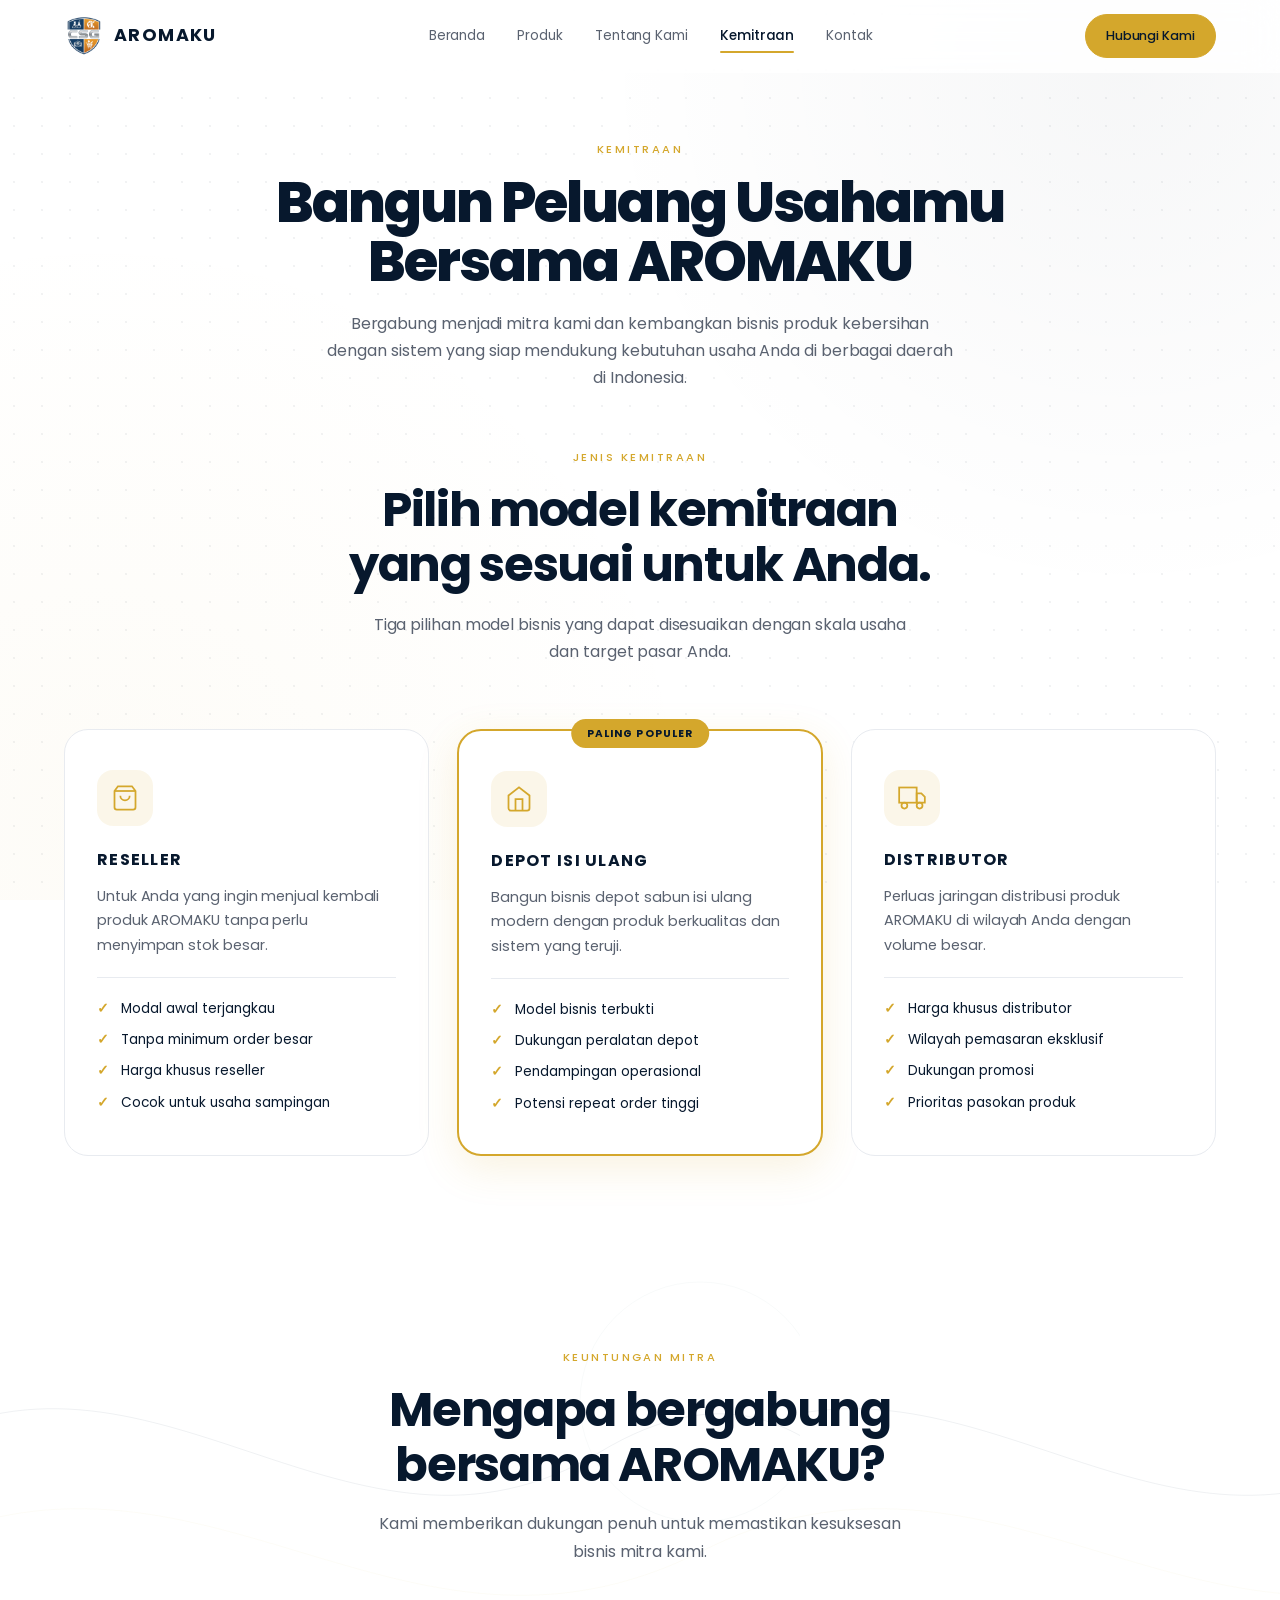
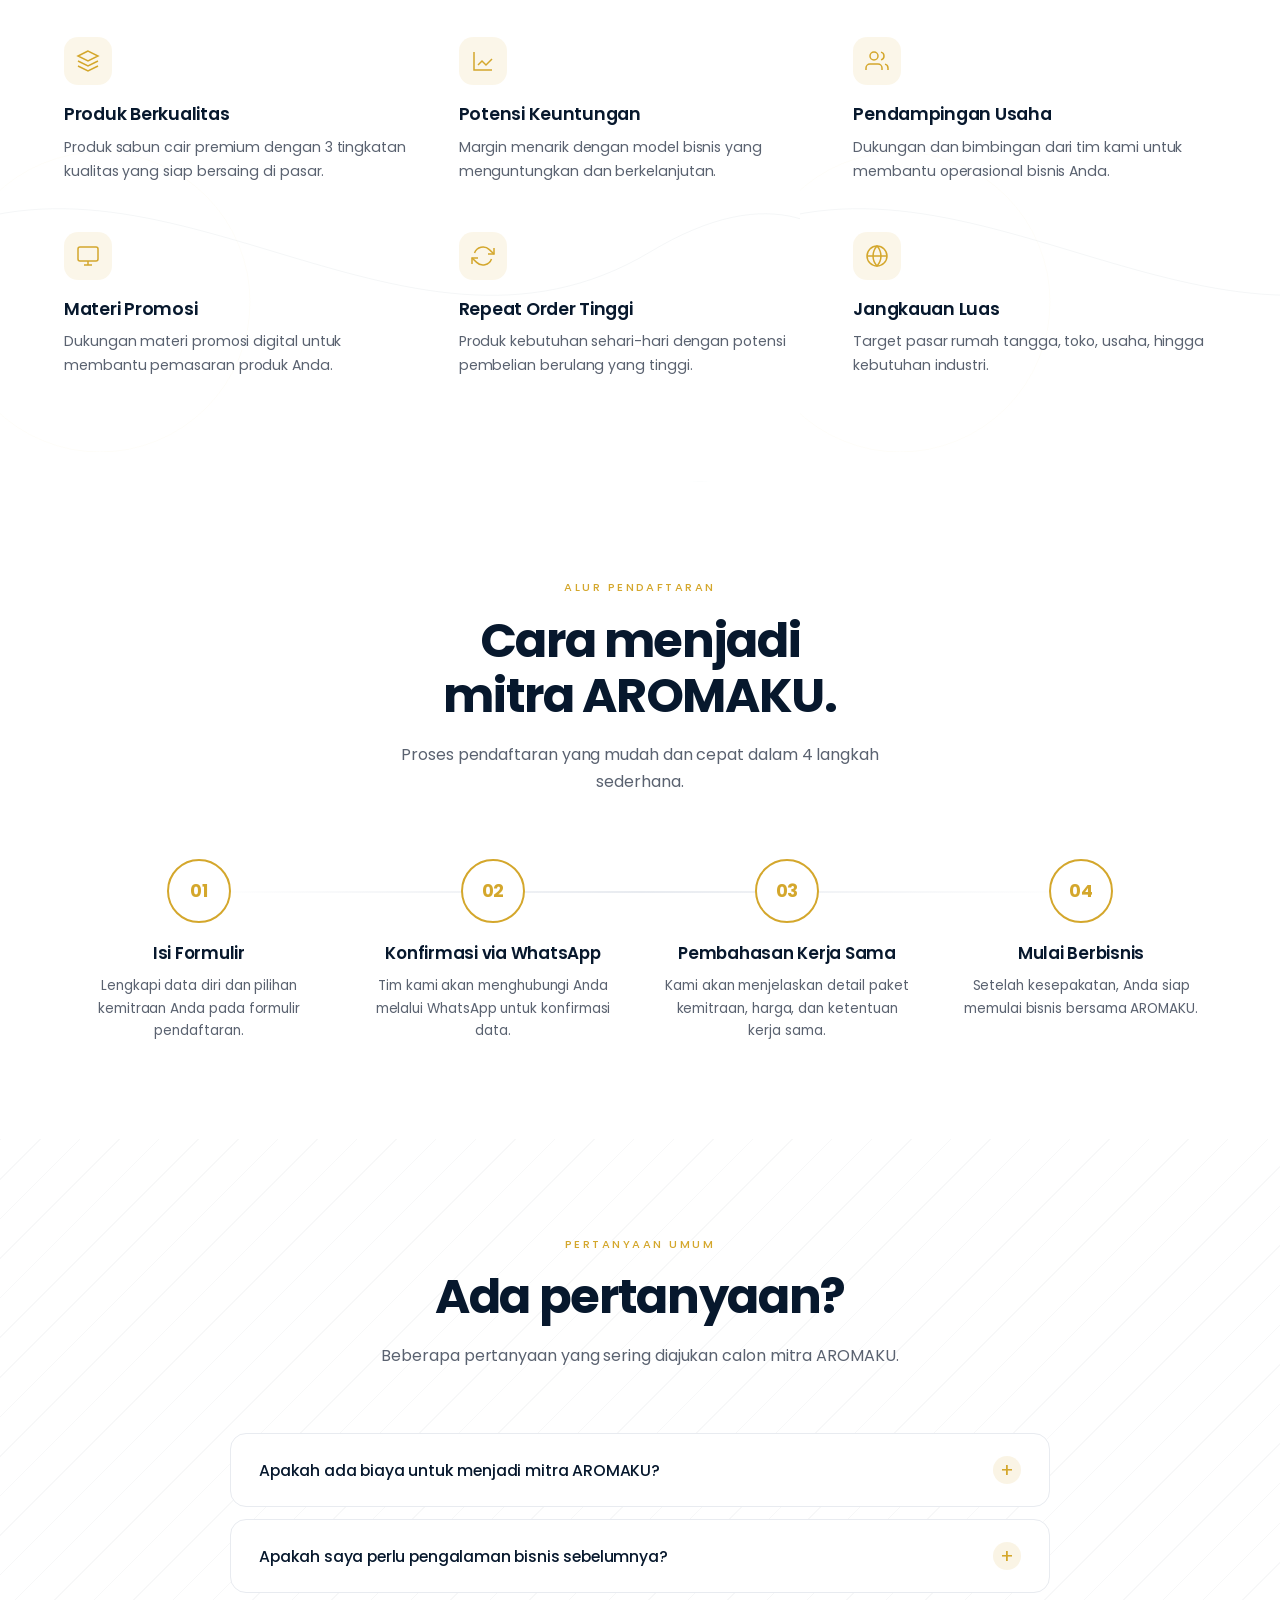
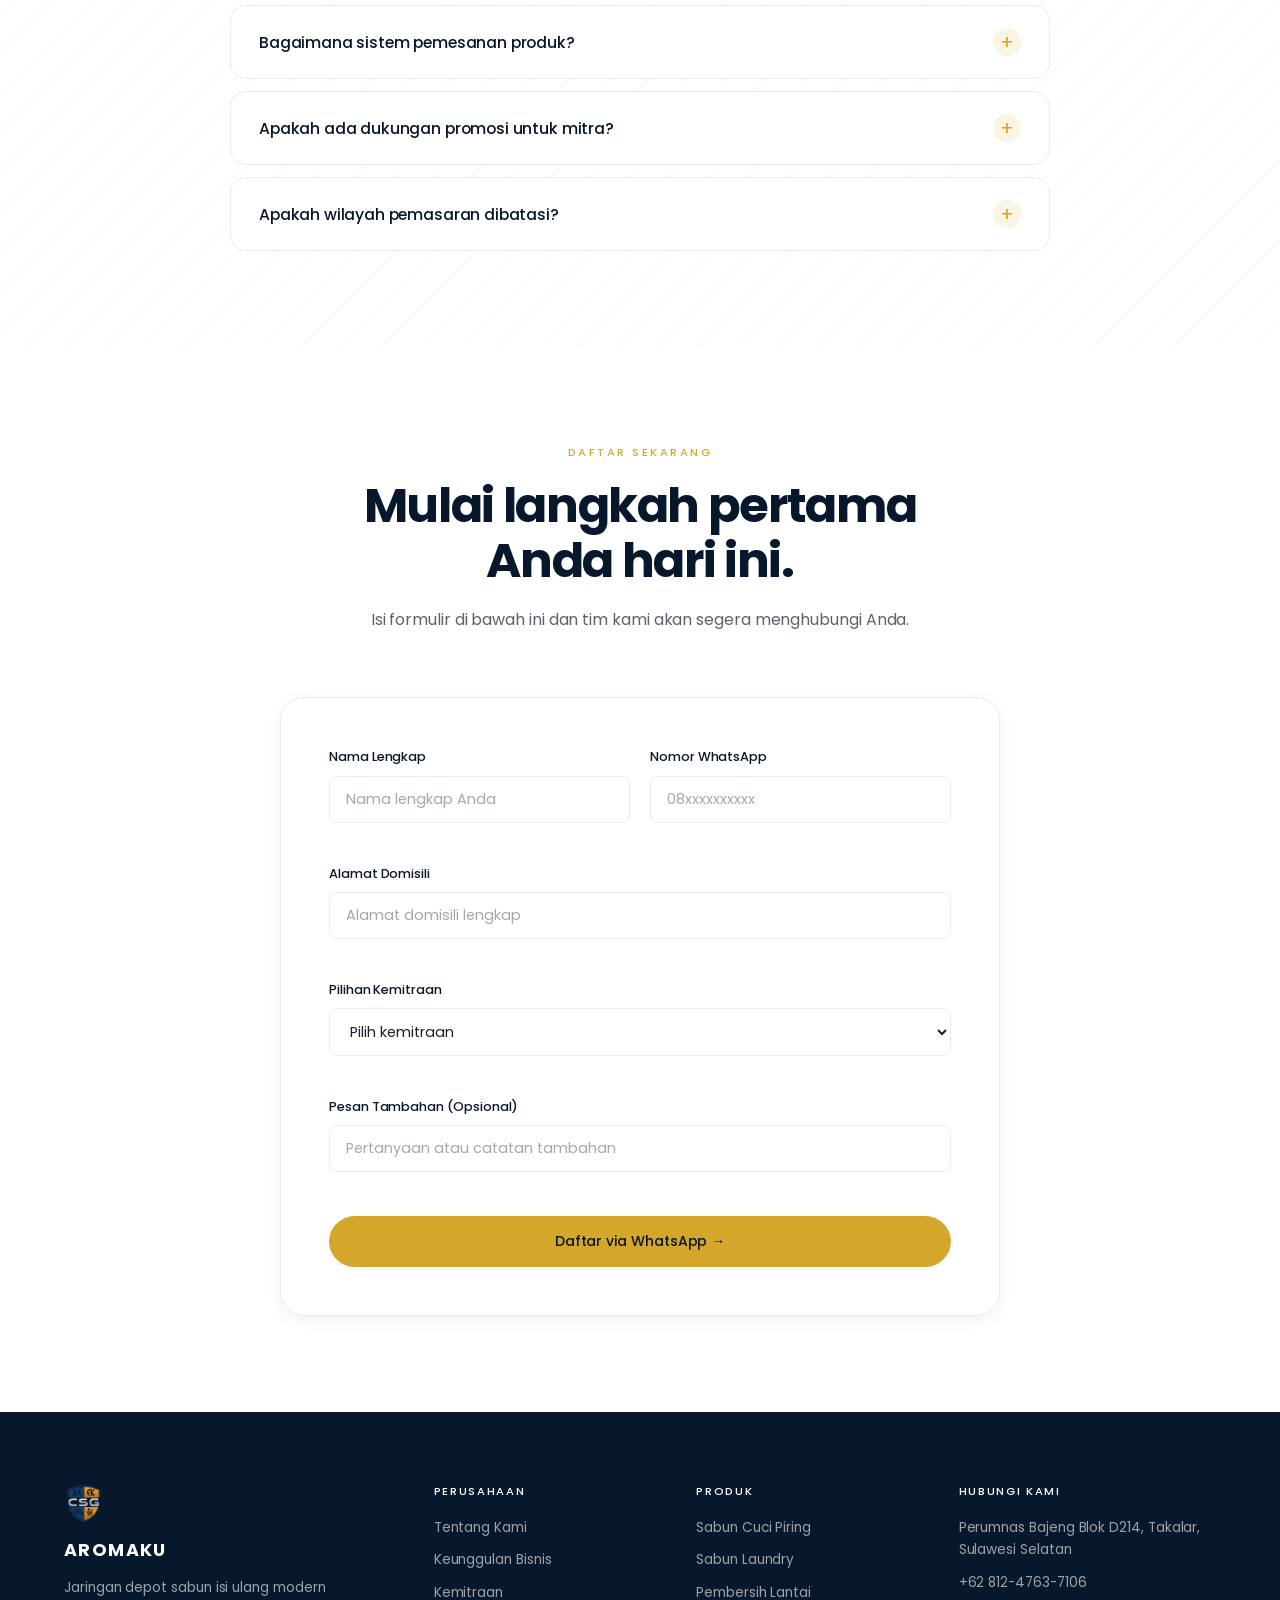
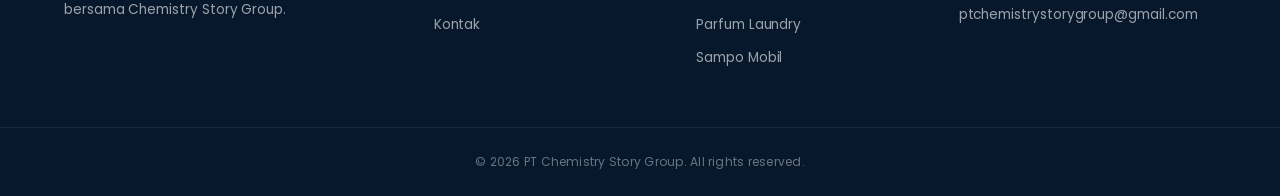
<file: kemitraan.html>
<!DOCTYPE html>
<html lang="id">
<head>
  <meta charset="UTF-8">
  <meta name="viewport" content="width=device-width, initial-scale=1.0">
  <title>Kemitraan — AROMAKU | PT Chemistry Story Group</title>
  <meta name="description" content="Bergabung menjadi mitra AROMAKU: Reseller, Depot Isi Ulang, atau Distributor. Dapatkan peluang usaha produk kebersihan dengan sistem yang siap mendukung bisnis Anda.">
  
  <link rel="icon" type="image/x-icon" href="assets/images/favicon.ico">
  <link rel="apple-touch-icon" href="assets/images/apple-touch-icon.png">

  <link rel="preconnect" href="https://fonts.googleapis.com">
  <link rel="preconnect" href="https://fonts.gstatic.com" crossorigin>
  <link href="https://fonts.googleapis.com/css2?family=Poppins:wght@300;400;500;600;700;800&display=swap" rel="stylesheet">
  
  <link rel="stylesheet" href="css/main.css">
  <link rel="stylesheet" href="css/kemitraan.css">
</head>
<body>

  <!-- ===== NAVBAR ===== -->
  <header class="navbar" id="navbar">
    <div class="container navbar__inner">
      <a href="index.html" class="navbar__brand">
        <img src="assets/images/logo.png" alt="Logo CSG" class="navbar__logo-img" style="height: 40px; width: auto;">
        <span class="navbar__name">AROMAKU</span>
      </a>

      <nav class="navbar__nav" id="navMenu">
        <a href="index.html" class="navbar__link">Beranda</a>
        <a href="produk.html" class="navbar__link">Produk</a>
        <a href="tentang.html" class="navbar__link">Tentang Kami</a>
        <a href="kemitraan.html" class="navbar__link active">Kemitraan</a>
        <a href="kontak.html" class="navbar__link">Kontak</a>
      </nav>

      <div class="navbar__actions">
        <a href="kontak.html" class="btn btn--gold btn--sm">Hubungi Kami</a>
        <button class="navbar__toggle" id="navToggle" aria-label="Menu" aria-expanded="false">
          <span></span><span></span><span></span>
        </button>
      </div>
    </div>
  </header>

  <!-- ===== PAGE HEADER ===== -->
  <section class="page-header">
    <div class="container">
      <p class="eyebrow">KEMITRAAN</p>
      <h1 class="page-header__title">Bangun Peluang Usahamu<br>Bersama AROMAKU</h1>
      <p class="page-header__desc">
        Bergabung menjadi mitra kami dan kembangkan bisnis produk kebersihan dengan sistem 
        yang siap mendukung kebutuhan usaha Anda di berbagai daerah di Indonesia.
      </p>
    </div>
  </section>

  <!-- ===== JENIS KEMITRAAN ===== -->
  <section class="section partnership-types" id="jenis">
    <div class="container">
      <div class="section__header">
        <p class="eyebrow">JENIS KEMITRAAN</p>
        <h2 class="section__title">Pilih model kemitraan<br>yang sesuai untuk Anda.</h2>
        <p class="section__subtitle">
          Tiga pilihan model bisnis yang dapat disesuaikan dengan skala usaha dan target pasar Anda.
        </p>
      </div>

      <div class="ptypes-grid">
        <!-- Reseller -->
        <div class="ptype-card">
          <div class="ptype-card__icon">
            <svg viewBox="0 0 24 24" fill="none" stroke="currentColor" stroke-width="1.5">
              <path d="M6 2L3 6v14a2 2 0 002 2h14a2 2 0 002-2V6l-3-4z"/>
              <path d="M3 6h18"/>
              <path d="M16 10a4 4 0 01-8 0"/>
            </svg>
          </div>
          <h3 class="ptype-card__title">RESELLER</h3>
          <p class="ptype-card__desc">
            Untuk Anda yang ingin menjual kembali produk AROMAKU tanpa perlu menyimpan stok besar.
          </p>
          <ul class="ptype-card__list">
            <li>Modal awal terjangkau</li>
            <li>Tanpa minimum order besar</li>
            <li>Harga khusus reseller</li>
            <li>Cocok untuk usaha sampingan</li>
          </ul>
        </div>

        <!-- Depot Isi Ulang -->
        <div class="ptype-card ptype-card--featured">
          <span class="ptype-card__badge">PALING POPULER</span>
          <div class="ptype-card__icon">
            <svg viewBox="0 0 24 24" fill="none" stroke="currentColor" stroke-width="1.5">
              <path d="M3 9l9-7 9 7v11a2 2 0 01-2 2H5a2 2 0 01-2-2z"/>
              <path d="M9 22V12h6v10"/>
            </svg>
          </div>
          <h3 class="ptype-card__title">DEPOT ISI ULANG</h3>
          <p class="ptype-card__desc">
            Bangun bisnis depot sabun isi ulang modern dengan produk berkualitas dan sistem yang teruji.
          </p>
          <ul class="ptype-card__list">
            <li>Model bisnis terbukti</li>
            <li>Dukungan peralatan depot</li>
            <li>Pendampingan operasional</li>
            <li>Potensi repeat order tinggi</li>
          </ul>
        </div>

        <!-- Distributor -->
        <div class="ptype-card">
          <div class="ptype-card__icon">
            <svg viewBox="0 0 24 24" fill="none" stroke="currentColor" stroke-width="1.5">
              <rect x="1" y="3" width="15" height="13"/>
              <path d="M16 8h4l3 3v5h-7V8z"/>
              <circle cx="5.5" cy="18.5" r="2.5"/>
              <circle cx="18.5" cy="18.5" r="2.5"/>
            </svg>
          </div>
          <h3 class="ptype-card__title">DISTRIBUTOR</h3>
          <p class="ptype-card__desc">
            Perluas jaringan distribusi produk AROMAKU di wilayah Anda dengan volume besar.
          </p>
          <ul class="ptype-card__list">
            <li>Harga khusus distributor</li>
            <li>Wilayah pemasaran eksklusif</li>
            <li>Dukungan promosi</li>
            <li>Prioritas pasokan produk</li>
          </ul>
        </div>
      </div>
    </div>
  </section>

  <!-- ===== KEUNTUNGAN MENJADI MITRA ===== -->
  <section class="section section--light bg-pattern" id="keuntungan">
    <div class="container">
      <div class="section__header">
        <p class="eyebrow">KEUNTUNGAN MITRA</p>
        <h2 class="section__title">Mengapa bergabung<br>bersama AROMAKU?</h2>
        <p class="section__subtitle">
          Kami memberikan dukungan penuh untuk memastikan kesuksesan bisnis mitra kami.
        </p>
      </div>

      <div class="benefits-grid">
        <div class="benefit-item">
          <div class="benefit-icon">
            <svg viewBox="0 0 24 24" fill="none" stroke="currentColor" stroke-width="1.5">
              <path d="M12 2L2 7l10 5 10-5-10-5z"/>
              <path d="M2 17l10 5 10-5"/>
              <path d="M2 12l10 5 10-5"/>
            </svg>
          </div>
          <h3>Produk Berkualitas</h3>
          <p>Produk sabun cair premium dengan 3 tingkatan kualitas yang siap bersaing di pasar.</p>
        </div>

        <div class="benefit-item">
          <div class="benefit-icon">
            <svg viewBox="0 0 24 24" fill="none" stroke="currentColor" stroke-width="1.5">
              <path d="M3 3v18h18"/>
              <path d="M7 16l4-4 4 4 6-6"/>
            </svg>
          </div>
          <h3>Potensi Keuntungan</h3>
          <p>Margin menarik dengan model bisnis yang menguntungkan dan berkelanjutan.</p>
        </div>

        <div class="benefit-item">
          <div class="benefit-icon">
            <svg viewBox="0 0 24 24" fill="none" stroke="currentColor" stroke-width="1.5">
              <path d="M17 21v-2a4 4 0 00-4-4H5a4 4 0 00-4 4v2"/>
              <circle cx="9" cy="7" r="4"/>
              <path d="M23 21v-2a4 4 0 00-3-3.87M16 3.13a4 4 0 010 7.75"/>
            </svg>
          </div>
          <h3>Pendampingan Usaha</h3>
          <p>Dukungan dan bimbingan dari tim kami untuk membantu operasional bisnis Anda.</p>
        </div>

        <div class="benefit-item">
          <div class="benefit-icon">
            <svg viewBox="0 0 24 24" fill="none" stroke="currentColor" stroke-width="1.5">
              <rect x="2" y="3" width="20" height="14" rx="2"/>
              <path d="M8 21h8M12 17v4"/>
            </svg>
          </div>
          <h3>Materi Promosi</h3>
          <p>Dukungan materi promosi digital untuk membantu pemasaran produk Anda.</p>
        </div>

        <div class="benefit-item">
          <div class="benefit-icon">
            <svg viewBox="0 0 24 24" fill="none" stroke="currentColor" stroke-width="1.5">
              <path d="M23 4v6h-6M1 20v-6h6"/>
              <path d="M3.51 9a9 9 0 0114.85-3.36L23 10M1 14l4.64 4.36A9 9 0 0020.49 15"/>
            </svg>
          </div>
          <h3>Repeat Order Tinggi</h3>
          <p>Produk kebutuhan sehari-hari dengan potensi pembelian berulang yang tinggi.</p>
        </div>

        <div class="benefit-item">
          <div class="benefit-icon">
            <svg viewBox="0 0 24 24" fill="none" stroke="currentColor" stroke-width="1.5">
              <circle cx="12" cy="12" r="10"/>
              <path d="M2 12h20M12 2a15.3 15.3 0 014 10 15.3 15.3 0 01-4 10 15.3 15.3 0 01-4-10 15.3 15.3 0 014-10z"/>
            </svg>
          </div>
          <h3>Jangkauan Luas</h3>
          <p>Target pasar rumah tangga, toko, usaha, hingga kebutuhan industri.</p>
        </div>
      </div>
    </div>
  </section>

  <!-- ===== ALUR PENDAFTARAN ===== -->
  <section class="section" id="alur">
    <div class="container">
      <div class="section__header">
        <p class="eyebrow">ALUR PENDAFTARAN</p>
        <h2 class="section__title">Cara menjadi<br>mitra AROMAKU.</h2>
        <p class="section__subtitle">
          Proses pendaftaran yang mudah dan cepat dalam 4 langkah sederhana.
        </p>
      </div>

      <div class="steps-grid">
        <div class="step-item">
          <div class="step-number">01</div>
          <h3>Isi Formulir</h3>
          <p>Lengkapi data diri dan pilihan kemitraan Anda pada formulir pendaftaran.</p>
        </div>

        <div class="step-item">
          <div class="step-number">02</div>
          <h3>Konfirmasi via WhatsApp</h3>
          <p>Tim kami akan menghubungi Anda melalui WhatsApp untuk konfirmasi data.</p>
        </div>

        <div class="step-item">
          <div class="step-number">03</div>
          <h3>Pembahasan Kerja Sama</h3>
          <p>Kami akan menjelaskan detail paket kemitraan, harga, dan ketentuan kerja sama.</p>
        </div>

        <div class="step-item">
          <div class="step-number">04</div>
          <h3>Mulai Berbisnis</h3>
          <p>Setelah kesepakatan, Anda siap memulai bisnis bersama AROMAKU.</p>
        </div>
      </div>
    </div>
  </section>

  <!-- ===== FAQ ===== -->
  <section class="section section--light bg-lines" id="faq">
    <div class="container">
      <div class="section__header">
        <p class="eyebrow">PERTANYAAN UMUM</p>
        <h2 class="section__title">Ada pertanyaan?</h2>
        <p class="section__subtitle">
          Beberapa pertanyaan yang sering diajukan calon mitra AROMAKU.
        </p>
      </div>

      <div class="faq-list">
        <div class="faq-item">
          <button type="button" class="faq-question" aria-expanded="false">
            <span>Apakah ada biaya untuk menjadi mitra AROMAKU?</span>
            <span class="faq-icon" aria-hidden="true">+</span>
          </button>
          <div class="faq-answer">
            <p>Biaya kemitraan bervariasi tergantung jenis kemitraan yang dipilih. Untuk informasi lebih detail mengenai paket dan biaya, silakan hubungi tim kami melalui WhatsApp.</p>
          </div>
        </div>

        <div class="faq-item">
          <button type="button" class="faq-question" aria-expanded="false">
            <span>Apakah saya perlu pengalaman bisnis sebelumnya?</span>
            <span class="faq-icon" aria-hidden="true">+</span>
          </button>
          <div class="faq-answer">
            <p>Tidak perlu. Kami menyediakan pendampingan dan panduan untuk mitra baru, sehingga Anda dapat memulai bisnis meski tanpa pengalaman sebelumnya.</p>
          </div>
        </div>

        <div class="faq-item">
          <button type="button" class="faq-question" aria-expanded="false">
            <span>Bagaimana sistem pemesanan produk?</span>
            <span class="faq-icon" aria-hidden="true">+</span>
          </button>
          <div class="faq-answer">
            <p>Pemesanan produk dapat dilakukan melalui WhatsApp atau kontak langsung dengan tim kami. Kami akan memproses pesanan Anda dengan cepat.</p>
          </div>
        </div>

        <div class="faq-item">
          <button type="button" class="faq-question" aria-expanded="false">
            <span>Apakah ada dukungan promosi untuk mitra?</span>
            <span class="faq-icon" aria-hidden="true">+</span>
          </button>
          <div class="faq-answer">
            <p>Ya, kami menyediakan materi promosi digital seperti gambar produk, konten media sosial, dan panduan pemasaran untuk membantu mitra dalam memasarkan produk.</p>
          </div>
        </div>

        <div class="faq-item">
          <button type="button" class="faq-question" aria-expanded="false">
            <span>Apakah wilayah pemasaran dibatasi?</span>
            <span class="faq-icon" aria-hidden="true">+</span>
          </button>
          <div class="faq-answer">
            <p>Untuk mitra distributor, kami memberikan wilayah pemasaran tertentu. Untuk reseller dan depot isi ulang, tidak ada batasan wilayah khusus.</p>
          </div>
        </div>
      </div>
    </div>
  </section>

  <!-- ===== FORM PENDAFTARAN ===== -->
  <section class="section" id="daftar">
    <div class="container">
      <div class="section__header">
        <p class="eyebrow">DAFTAR SEKARANG</p>
        <h2 class="section__title">Mulai langkah pertama<br>Anda hari ini.</h2>
        <p class="section__subtitle">
          Isi formulir di bawah ini dan tim kami akan segera menghubungi Anda.
        </p>
      </div>

      <div class="reg-form">
        <form id="partnerForm">
          <div class="reg-form__grid">
            <div class="form-group">
              <label for="nama">Nama Lengkap</label>
              <input type="text" id="nama" name="nama" required placeholder="Nama lengkap Anda">
            </div>
            <div class="form-group">
              <label for="wa">Nomor WhatsApp</label>
              <input type="tel" id="wa" name="wa" required placeholder="08xxxxxxxxxx">
            </div>
            <div class="form-group form-group--full">
              <label for="alamat">Alamat Domisili</label>
              <input type="text" id="alamat" name="alamat" required placeholder="Alamat domisili lengkap">
            </div>
            <div class="form-group form-group--full">
              <label for="kemitraan">Pilihan Kemitraan</label>
              <select id="kemitraan" name="kemitraan" required>
                <option value="">Pilih kemitraan</option>
                <option value="Reseller">Reseller</option>
                <option value="Depot Isi Ulang">Depot Isi Ulang</option>
                <option value="Distributor">Distributor</option>
              </select>
            </div>
            <div class="form-group form-group--full">
              <label for="pesan">Pesan Tambahan (Opsional)</label>
              <input type="text" id="pesan" name="pesan" placeholder="Pertanyaan atau catatan tambahan">
            </div>
          </div>
          <button type="submit" class="btn btn--gold btn--full">Daftar via WhatsApp →</button>
        </form>
      </div>
    </div>
  </section>

  <!-- ===== FOOTER ===== -->
  <footer class="footer">
    <div class="container footer__grid">
      <div class="footer__brand">
        <img src="assets/images/logo.png" alt="Logo CSG" style="height: 40px; width: auto; margin-bottom: 12px;">
        <span class="footer__name">AROMAKU</span>
        <p>Jaringan depot sabun isi ulang modern bersama Chemistry Story Group.</p>
      </div>

      <div class="footer__col">
        <h4>Perusahaan</h4>
        <ul>
          <li><a href="tentang.html">Tentang Kami</a></li>
          <li><a href="index.html#why">Keunggulan Bisnis</a></li>
          <li><a href="kemitraan.html">Kemitraan</a></li>
          <li><a href="kontak.html">Kontak</a></li>
        </ul>
      </div>

      <div class="footer__col">
        <h4>Produk</h4>
        <ul>
          <li><a href="produk.html">Sabun Cuci Piring</a></li>
          <li><a href="produk.html">Sabun Laundry</a></li>
          <li><a href="produk.html">Pembersih Lantai</a></li>
          <li><a href="produk.html">Parfum Laundry</a></li>
          <li><a href="produk.html">Sampo Mobil</a></li>
        </ul>
      </div>

      <div class="footer__col">
        <h4>Hubungi Kami</h4>
        <ul>
          <li>Perumnas Bajeng Blok D214, Takalar, Sulawesi Selatan</li>
          <li><a href="https://wa.me/6281247637106" target="_blank" rel="noopener">+62 812-4763-7106</a></li>
          <li><a href="mailto:ptchemistrystorygroup@gmail.com">ptchemistrystorygroup@gmail.com</a></li>
        </ul>
      </div>
    </div>

    <div class="footer__bottom">
      <div class="container">
        <p>© 2026 PT Chemistry Story Group. All rights reserved.</p>
      </div>
    </div>
  </footer>

  <script src="js/main.js"></script>

  <!-- ===== FAQ ACCORDION + FORM ===== -->
  <script>
    document.addEventListener('DOMContentLoaded', () => {
      // FAQ Accordion
      const faqItems = document.querySelectorAll('.faq-item');
      faqItems.forEach(item => {
        const question = item.querySelector('.faq-question');
        question.addEventListener('click', () => {
          const isOpen = item.classList.contains('open');
          
          // Tutup semua FAQ
          faqItems.forEach(i => {
            i.classList.remove('open');
            i.querySelector('.faq-question').setAttribute('aria-expanded', 'false');
          });

          // Buka yang diklik (jika sebelumnya tertutup)
          if (!isOpen) {
            item.classList.add('open');
            question.setAttribute('aria-expanded', 'true');
          }
        });
      });

      // Form Pendaftaran Kemitraan → WhatsApp
      const partnerForm = document.getElementById('partnerForm');
      if (partnerForm) {
        partnerForm.addEventListener('submit', (e) => {
          e.preventDefault();

          const nama = document.getElementById('nama').value.trim();
          const wa = document.getElementById('wa').value.trim();
          const alamat = document.getElementById('alamat').value.trim();
          const kemitraan = document.getElementById('kemitraan').value;
          const pesan = document.getElementById('pesan').value.trim();

          if (!nama || !wa || !alamat || !kemitraan) {
            alert('Mohon lengkapi semua data yang wajib diisi.');
            return;
          }

          let text = `Halo AROMAKU, saya ingin mendaftar sebagai mitra.

*Nama Lengkap:* ${nama}
*Alamat Domisili:* ${alamat}
*Nomor WhatsApp:* ${wa}
*Pilihan Kemitraan:* ${kemitraan}`;

          if (pesan) {
            text += `\n*Pesan Tambahan:* ${pesan}`;
          }

          text += `\n\nMohon informasi selanjutnya. Terima kasih.`;

          const nomorTujuan = '6281247637106';
          const url = `https://wa.me/${nomorTujuan}?text=${encodeURIComponent(text)}`;

          window.open(url, '_blank');
        });
      }
    });
  </script>
</body>
</html>
</file>
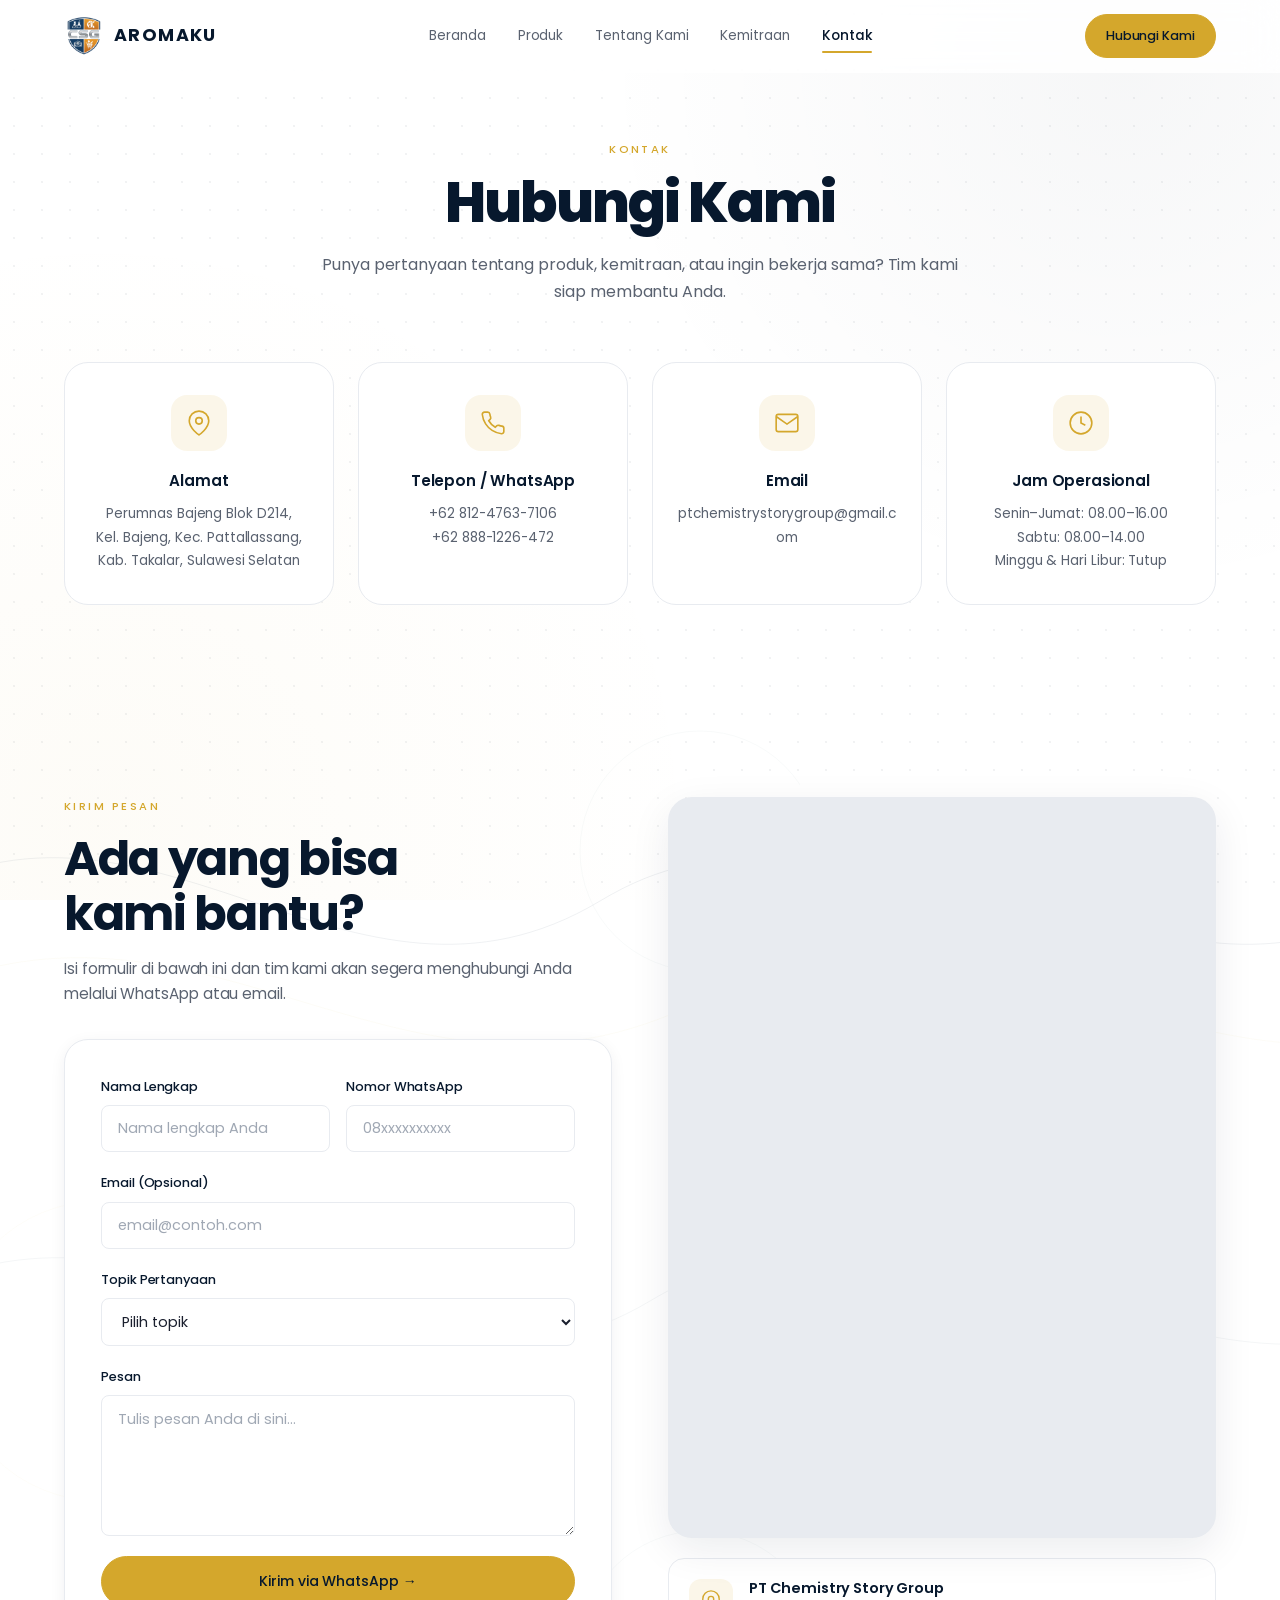
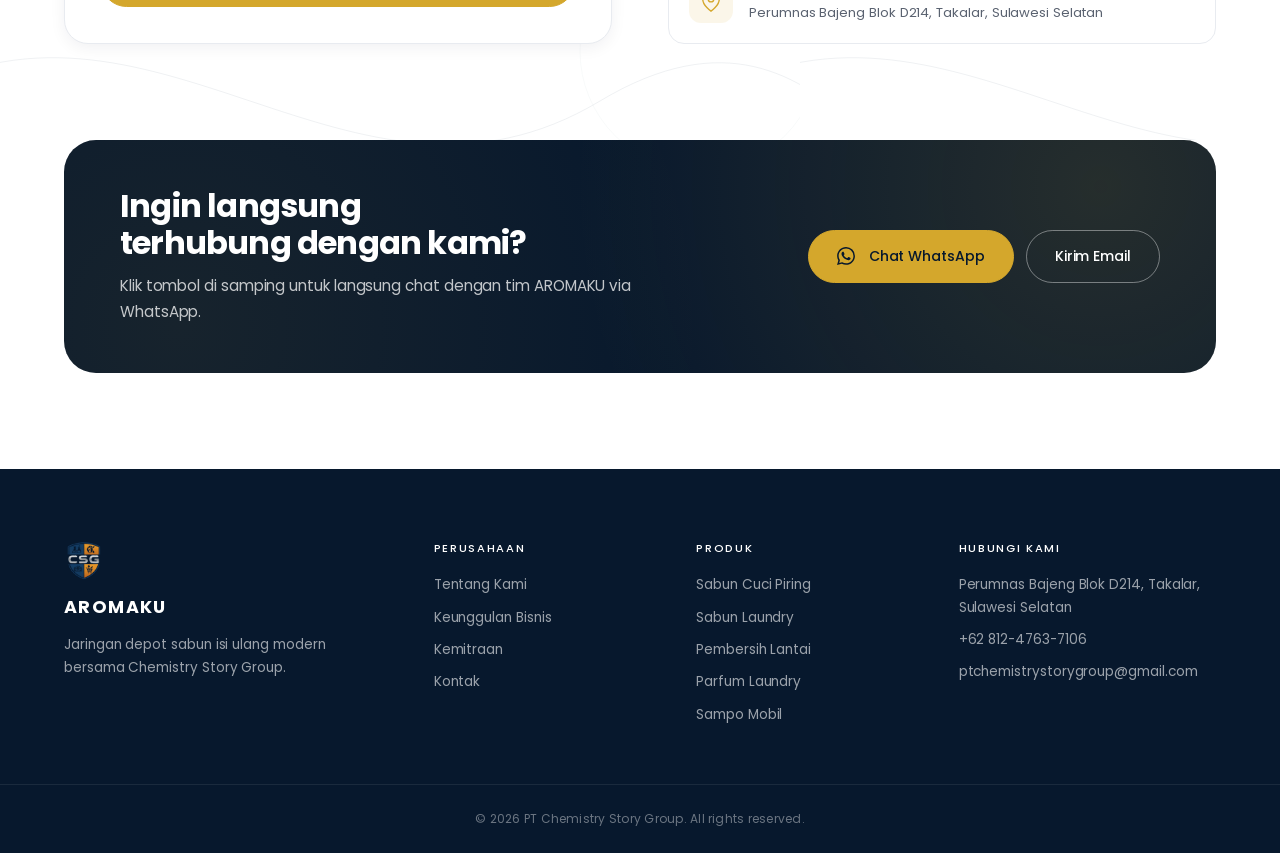
<file: kontak.html>
<!DOCTYPE html>
<html lang="id">
<head>
  <meta charset="UTF-8">
  <meta name="viewport" content="width=device-width, initial-scale=1.0">
  <title>Kontak — AROMAKU | PT Chemistry Story Group</title>
  <meta name="description" content="Hubungi AROMAKU — PT Chemistry Story Group. Informasi alamat, telepon, email, jam operasional, dan form kontak untuk produk & kemitraan.">
  
  <link rel="icon" type="image/x-icon" href="assets/images/favicon.ico">
  <link rel="apple-touch-icon" href="assets/images/apple-touch-icon.png">

  <link rel="preconnect" href="https://fonts.googleapis.com">
  <link rel="preconnect" href="https://fonts.gstatic.com" crossorigin>
  <link href="https://fonts.googleapis.com/css2?family=Poppins:wght@300;400;500;600;700;800&display=swap" rel="stylesheet">
  
  <link rel="stylesheet" href="css/main.css">
  <link rel="stylesheet" href="css/kontak.css">
</head>
<body>

  <!-- ===== NAVBAR ===== -->
  <header class="navbar" id="navbar">
    <div class="container navbar__inner">
      <a href="index.html" class="navbar__brand">
        <img src="assets/images/logo.png" alt="Logo CSG" class="navbar__logo-img" style="height: 40px; width: auto;">
        <span class="navbar__name">AROMAKU</span>
      </a>

      <nav class="navbar__nav" id="navMenu">
        <a href="index.html" class="navbar__link">Beranda</a>
        <a href="produk.html" class="navbar__link">Produk</a>
        <a href="tentang.html" class="navbar__link">Tentang Kami</a>
        <a href="kemitraan.html" class="navbar__link">Kemitraan</a>
        <a href="kontak.html" class="navbar__link active">Kontak</a>
      </nav>

      <div class="navbar__actions">
        <a href="kontak.html" class="btn btn--gold btn--sm">Hubungi Kami</a>
        <button class="navbar__toggle" id="navToggle" aria-label="Menu" aria-expanded="false">
          <span></span><span></span><span></span>
        </button>
      </div>
    </div>
  </header>

  <!-- ===== PAGE HEADER ===== -->
  <section class="page-header">
    <div class="container">
      <p class="eyebrow">KONTAK</p>
      <h1 class="page-header__title">Hubungi Kami</h1>
      <p class="page-header__desc">
        Punya pertanyaan tentang produk, kemitraan, atau ingin bekerja sama? 
        Tim kami siap membantu Anda.
      </p>
    </div>
  </section>

  <!-- ===== CONTACT INFO CARDS ===== -->
  <section class="section contact-cards-section" id="info">
    <div class="container">
      <div class="contact-cards">
        <!-- Alamat -->
        <div class="contact-card">
          <div class="contact-card__icon">
            <svg viewBox="0 0 24 24" fill="none" stroke="currentColor" stroke-width="1.5">
              <path d="M21 10c0 7-9 13-9 13s-9-6-9-13a9 9 0 0118 0z"/>
              <circle cx="12" cy="10" r="3"/>
            </svg>
          </div>
          <h3 class="contact-card__title">Alamat</h3>
          <p class="contact-card__text">
            Perumnas Bajeng Blok D214,<br>
            Kel. Bajeng, Kec. Pattallassang,<br>
            Kab. Takalar, Sulawesi Selatan
          </p>
        </div>

        <!-- Telepon -->
        <div class="contact-card">
          <div class="contact-card__icon">
            <svg viewBox="0 0 24 24" fill="none" stroke="currentColor" stroke-width="1.5">
              <path d="M22 16.92v3a2 2 0 01-2.18 2 19.79 19.79 0 01-8.63-3.07 19.5 19.5 0 01-6-6 19.79 19.79 0 01-3.07-8.67A2 2 0 014.11 2h3a2 2 0 012 1.72 12.84 12.84 0 00.7 2.81 2 2 0 01-.45 2.11L8.09 9.91a16 16 0 006 6l1.27-1.27a2 2 0 012.11-.45 12.84 12.84 0 002.81.7A2 2 0 0122 16.92z"/>
            </svg>
          </div>
          <h3 class="contact-card__title">Telepon / WhatsApp</h3>
          <p class="contact-card__text">
            <a href="https://wa.me/6281247637106" target="_blank" rel="noopener">+62 812-4763-7106</a><br>
            <a href="https://wa.me/628881226472" target="_blank" rel="noopener">+62 888-1226-472</a>
          </p>
        </div>

        <!-- Email -->
        <div class="contact-card">
          <div class="contact-card__icon">
            <svg viewBox="0 0 24 24" fill="none" stroke="currentColor" stroke-width="1.5">
              <path d="M4 4h16c1.1 0 2 .9 2 2v12c0 1.1-.9 2-2 2H4c-1.1 0-2-.9-2-2V6c0-1.1.9-2 2-2z"/>
              <polyline points="22,6 12,13 2,6"/>
            </svg>
          </div>
          <h3 class="contact-card__title">Email</h3>
          <p class="contact-card__text">
            <a href="mailto:ptchemistrystorygroup@gmail.com">ptchemistrystorygroup@gmail.com</a>
          </p>
        </div>

        <!-- Jam Operasional -->
        <div class="contact-card">
          <div class="contact-card__icon">
            <svg viewBox="0 0 24 24" fill="none" stroke="currentColor" stroke-width="1.5">
              <circle cx="12" cy="12" r="10"/>
              <polyline points="12 6 12 12 16 14"/>
            </svg>
          </div>
          <h3 class="contact-card__title">Jam Operasional</h3>
          <p class="contact-card__text">
            Senin–Jumat: 08.00–16.00<br>
            Sabtu: 08.00–14.00<br>
            Minggu &amp; Hari Libur: Tutup
          </p>
        </div>
      </div>
    </div>
  </section>

  <!-- ===== FORM + MAP ===== -->
  <section class="section section--light bg-pattern" id="form">
    <div class="container">
      <div class="contact-main">
        <!-- Form -->
        <div class="contact-form-wrap">
          <p class="eyebrow">KIRIM PESAN</p>
          <h2 class="section__title">Ada yang bisa<br>kami bantu?</h2>
          <p class="contact-form__desc">
            Isi formulir di bawah ini dan tim kami akan segera menghubungi Anda 
            melalui WhatsApp atau email.
          </p>

          <form id="contactForm" class="contact-form">
            <div class="form-row">
              <div class="form-group">
                <label for="nama">Nama Lengkap</label>
                <input type="text" id="nama" name="nama" required placeholder="Nama lengkap Anda">
              </div>
              <div class="form-group">
                <label for="wa">Nomor WhatsApp</label>
                <input type="tel" id="wa" name="wa" required placeholder="08xxxxxxxxxx">
              </div>
            </div>

            <div class="form-group">
              <label for="email">Email (Opsional)</label>
              <input type="email" id="email" name="email" placeholder="email@contoh.com">
            </div>

            <div class="form-group">
              <label for="topik">Topik Pertanyaan</label>
              <select id="topik" name="topik" required>
                <option value="">Pilih topik</option>
                <option value="Informasi Produk">Informasi Produk</option>
                <option value="Kemitraan">Kemitraan</option>
                <option value="Pemesanan">Pemesanan</option>
                <option value="Kerja Sama Bisnis">Kerja Sama Bisnis</option>
                <option value="Lainnya">Lainnya</option>
              </select>
            </div>

            <div class="form-group">
              <label for="pesan">Pesan</label>
              <textarea id="pesan" name="pesan" rows="5" required placeholder="Tulis pesan Anda di sini..."></textarea>
            </div>

            <button type="submit" class="btn btn--gold btn--full">Kirim via WhatsApp →</button>
          </form>
        </div>

        <!-- Map -->
        <div class="contact-map-wrap">
          <div class="contact-map">
            <iframe 
              src="https://maps.app.goo.gl/yewBiFHV1UGeeNaW9" 
              width="100%" 
              height="100%" 
              style="border:0;" 
              allowfullscreen="" 
              loading="lazy" 
              referrerpolicy="no-referrer-when-downgrade"
              title="Lokasi PT Chemistry Story Group">
            </iframe>
          </div>
          <div class="contact-map__info">
            <div class="contact-map__info-icon">
              <svg viewBox="0 0 24 24" fill="none" stroke="currentColor" stroke-width="1.5">
                <path d="M21 10c0 7-9 13-9 13s-9-6-9-13a9 9 0 0118 0z"/>
                <circle cx="12" cy="10" r="3"/>
              </svg>
            </div>
            <div>
              <strong>PT Chemistry Story Group</strong>
              <p>Perumnas Bajeng Blok D214, Takalar, Sulawesi Selatan</p>
            </div>
          </div>
        </div>
      </div>
    </div>
  </section>

  <!-- ===== CTA ===== -->
  <section class="section contact-cta-section" id="cta">
    <div class="container">
      <div class="contact-cta">
        <div class="contact-cta__text">
          <h2>Ingin langsung<br>terhubung dengan kami?</h2>
          <p>Klik tombol di samping untuk langsung chat dengan tim AROMAKU via WhatsApp.</p>
        </div>
        <div class="contact-cta__actions">
          <a href="https://wa.me/6281247637106" target="_blank" rel="noopener" class="btn btn--gold">
            <svg viewBox="0 0 24 24" fill="currentColor" width="18" height="18" style="margin-right: 6px;">
              <path d="M17.472 14.382c-.297-.149-1.758-.867-2.03-.967-.273-.099-.471-.148-.67.15-.197.297-.767.966-.94 1.164-.173.199-.347.223-.644.075-.297-.15-1.255-.463-2.39-1.475-.883-.788-1.48-1.761-1.653-2.059-.173-.297-.018-.458.13-.606.134-.133.298-.347.446-.52.149-.174.198-.298.298-.497.099-.198.05-.371-.025-.52-.075-.149-.669-1.612-.916-2.207-.242-.579-.487-.5-.669-.51-.173-.008-.371-.01-.57-.01-.198 0-.52.074-.792.372-.272.297-1.04 1.016-1.04 2.479 0 1.462 1.065 2.875 1.213 3.074.149.198 2.096 3.2 5.077 4.487.709.306 1.262.489 1.694.625.712.227 1.36.195 1.871.118.571-.085 1.758-.719 2.006-1.413.248-.694.248-1.289.173-1.413-.074-.124-.272-.198-.57-.347m-5.421 7.403h-.004a9.87 9.87 0 01-5.031-1.378l-.361-.214-3.741.982.998-3.648-.235-.374a9.86 9.86 0 01-1.51-5.26c.001-5.45 4.436-9.884 9.888-9.884 2.64 0 5.122 1.03 6.988 2.898a9.825 9.825 0 012.893 6.994c-.003 5.45-4.437 9.884-9.885 9.884m8.413-18.297A11.815 11.815 0 0012.05 0C5.495 0 .16 5.335.157 11.892c0 2.096.547 4.142 1.588 5.945L.057 24l6.305-1.654a11.882 11.882 0 005.683 1.448h.005c6.554 0 11.89-5.335 11.893-11.893a11.821 11.821 0 00-3.48-8.413Z"/>
            </svg>
            Chat WhatsApp
          </a>
          <a href="mailto:ptchemistrystorygroup@gmail.com" class="btn btn--outline-dark">
            Kirim Email
          </a>
        </div>
      </div>
    </div>
  </section>

  <!-- ===== FOOTER ===== -->
  <footer class="footer">
    <div class="container footer__grid">
      <div class="footer__brand">
        <img src="assets/images/logo.png" alt="Logo CSG" style="height: 40px; width: auto; margin-bottom: 12px;">
        <span class="footer__name">AROMAKU</span>
        <p>Jaringan depot sabun isi ulang modern bersama Chemistry Story Group.</p>
      </div>

      <div class="footer__col">
        <h4>Perusahaan</h4>
        <ul>
          <li><a href="tentang.html">Tentang Kami</a></li>
          <li><a href="index.html#why">Keunggulan Bisnis</a></li>
          <li><a href="kemitraan.html">Kemitraan</a></li>
          <li><a href="kontak.html">Kontak</a></li>
        </ul>
      </div>

      <div class="footer__col">
        <h4>Produk</h4>
        <ul>
          <li><a href="produk.html">Sabun Cuci Piring</a></li>
          <li><a href="produk.html">Sabun Laundry</a></li>
          <li><a href="produk.html">Pembersih Lantai</a></li>
          <li><a href="produk.html">Parfum Laundry</a></li>
          <li><a href="produk.html">Sampo Mobil</a></li>
        </ul>
      </div>

      <div class="footer__col">
        <h4>Hubungi Kami</h4>
        <ul>
          <li>Perumnas Bajeng Blok D214, Takalar, Sulawesi Selatan</li>
          <li><a href="https://wa.me/6281247637106" target="_blank" rel="noopener">+62 812-4763-7106</a></li>
          <li><a href="mailto:ptchemistrystorygroup@gmail.com">ptchemistrystorygroup@gmail.com</a></li>
        </ul>
      </div>
    </div>

    <div class="footer__bottom">
      <div class="container">
        <p>© 2026 PT Chemistry Story Group. All rights reserved.</p>
      </div>
    </div>
  </footer>

  <script src="js/main.js"></script>

  <!-- ===== FORM KONTAK → WHATSAPP ===== -->
  <script>
    document.addEventListener('DOMContentLoaded', () => {
      const contactForm = document.getElementById('contactForm');

      if (contactForm) {
        contactForm.addEventListener('submit', (e) => {
          e.preventDefault();

          const nama = document.getElementById('nama').value.trim();
          const wa = document.getElementById('wa').value.trim();
          const email = document.getElementById('email').value.trim();
          const topik = document.getElementById('topik').value;
          const pesan = document.getElementById('pesan').value.trim();

          if (!nama || !wa || !topik || !pesan) {
            alert('Mohon lengkapi data yang wajib diisi.');
            return;
          }

          let text = `Halo AROMAKU, saya ingin menghubungi Anda.

*Nama Lengkap:* ${nama}
*Nomor WhatsApp:* ${wa}`;

          if (email) {
            text += `\n*Email:* ${email}`;
          }

          text += `\n*Topik:* ${topik}
*Pesan:* ${pesan}

Mohon informasi selanjutnya. Terima kasih.`;

          const nomorTujuan = '6281247637106';
          const url = `https://wa.me/${nomorTujuan}?text=${encodeURIComponent(text)}`;

          window.open(url, '_blank');
        });
      }
    });
  </script>
</body>
</html>
</file>
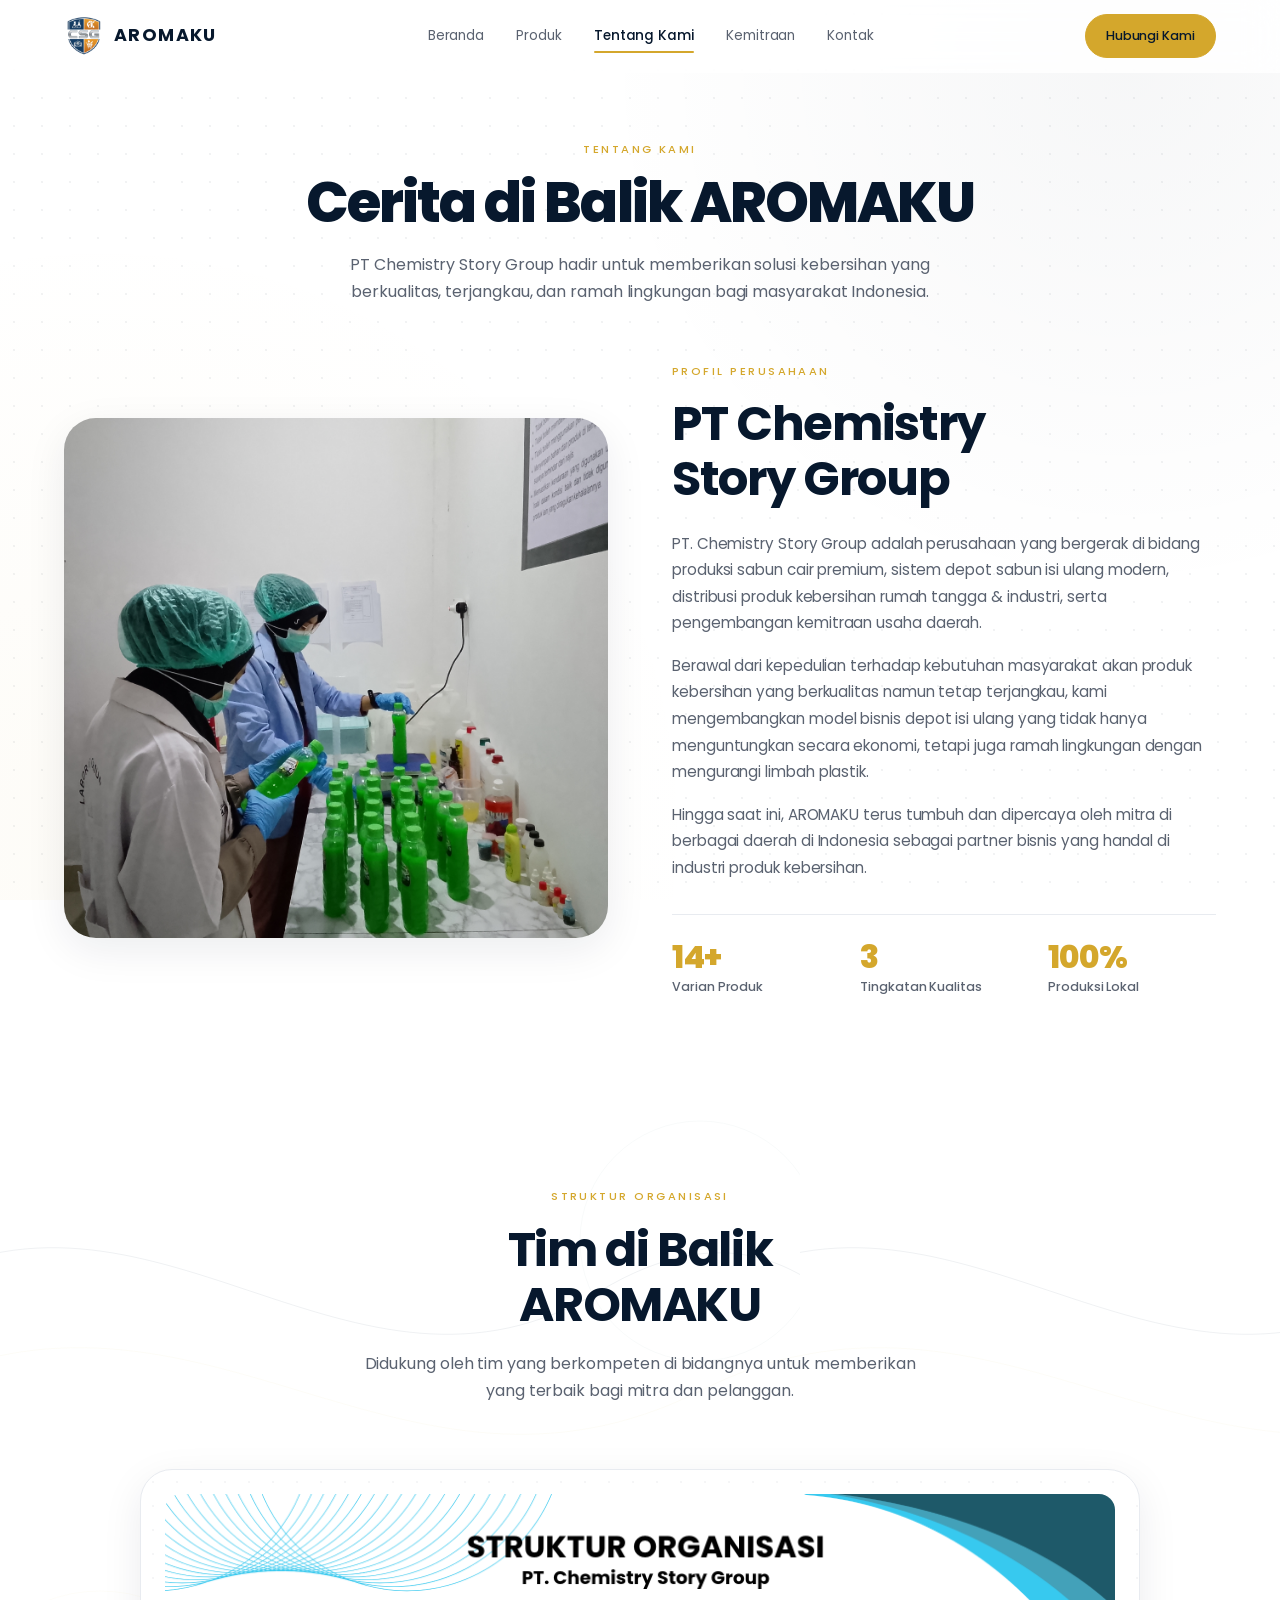
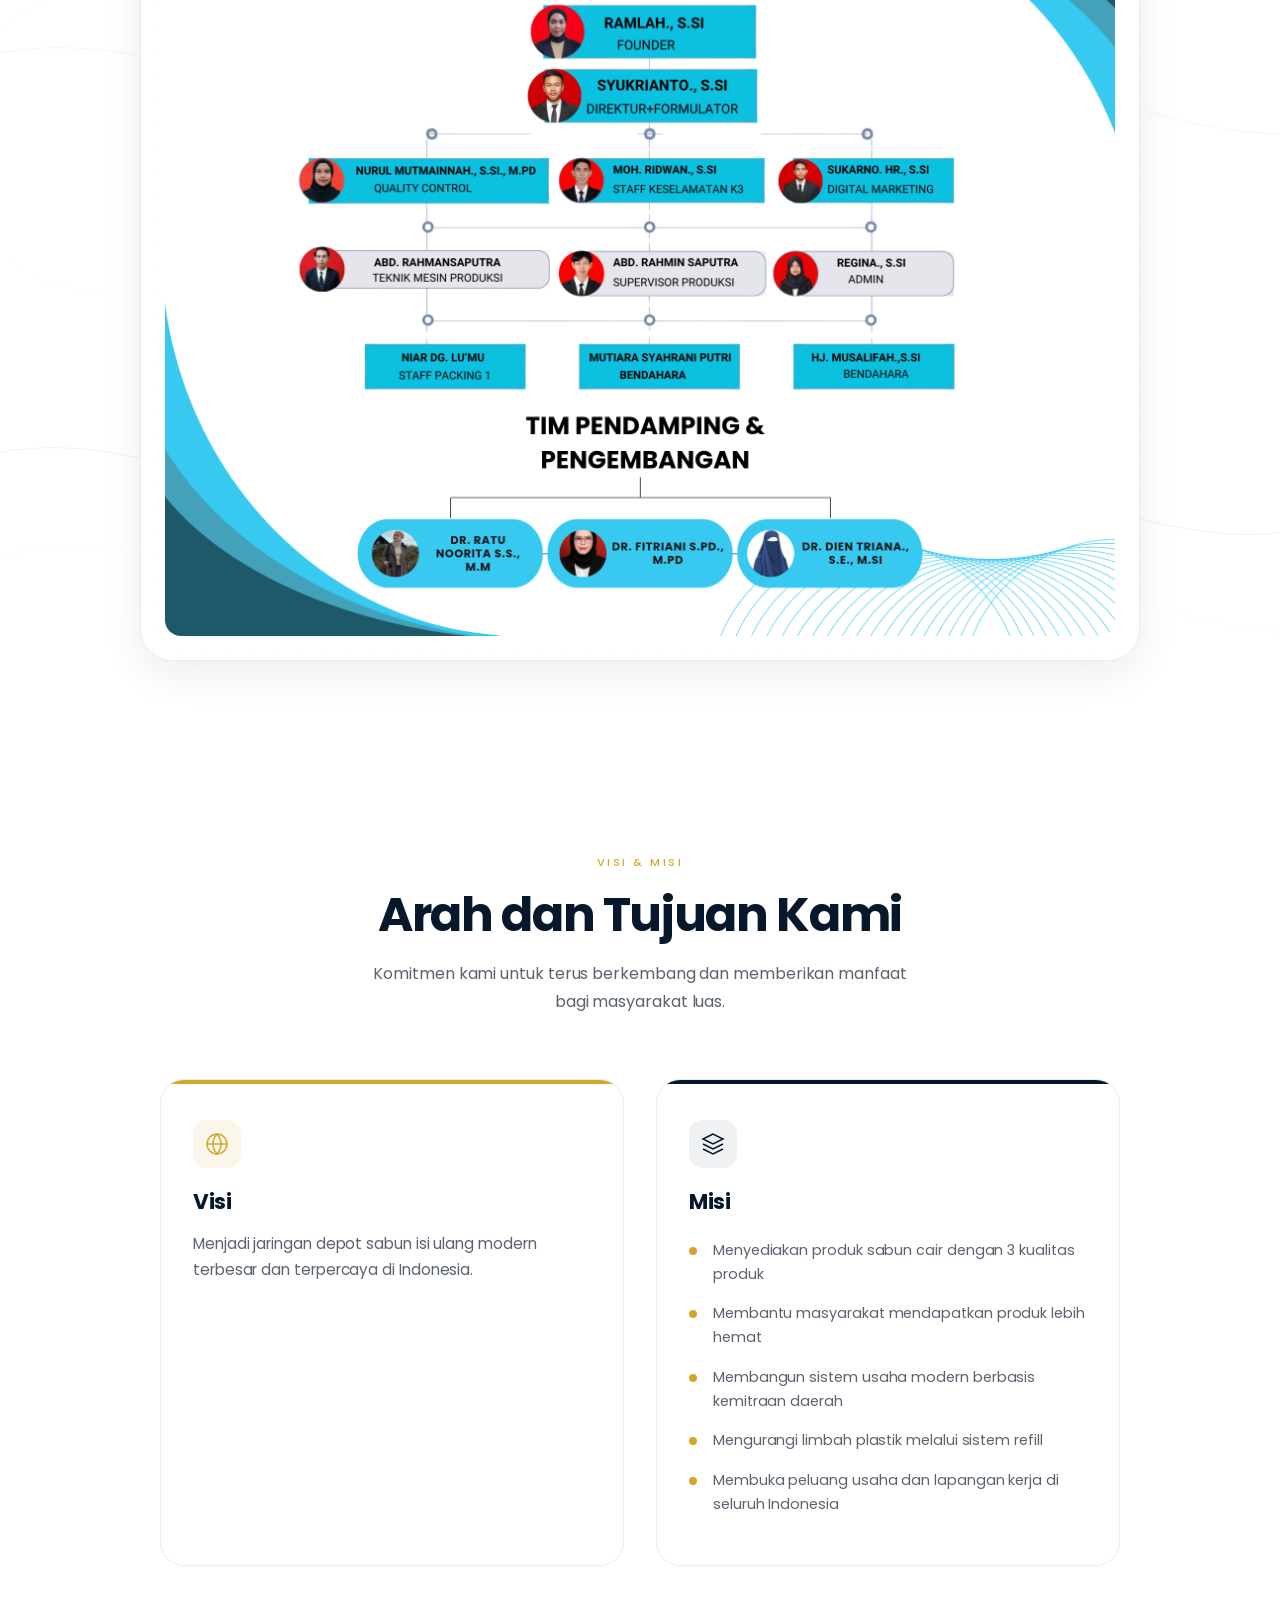
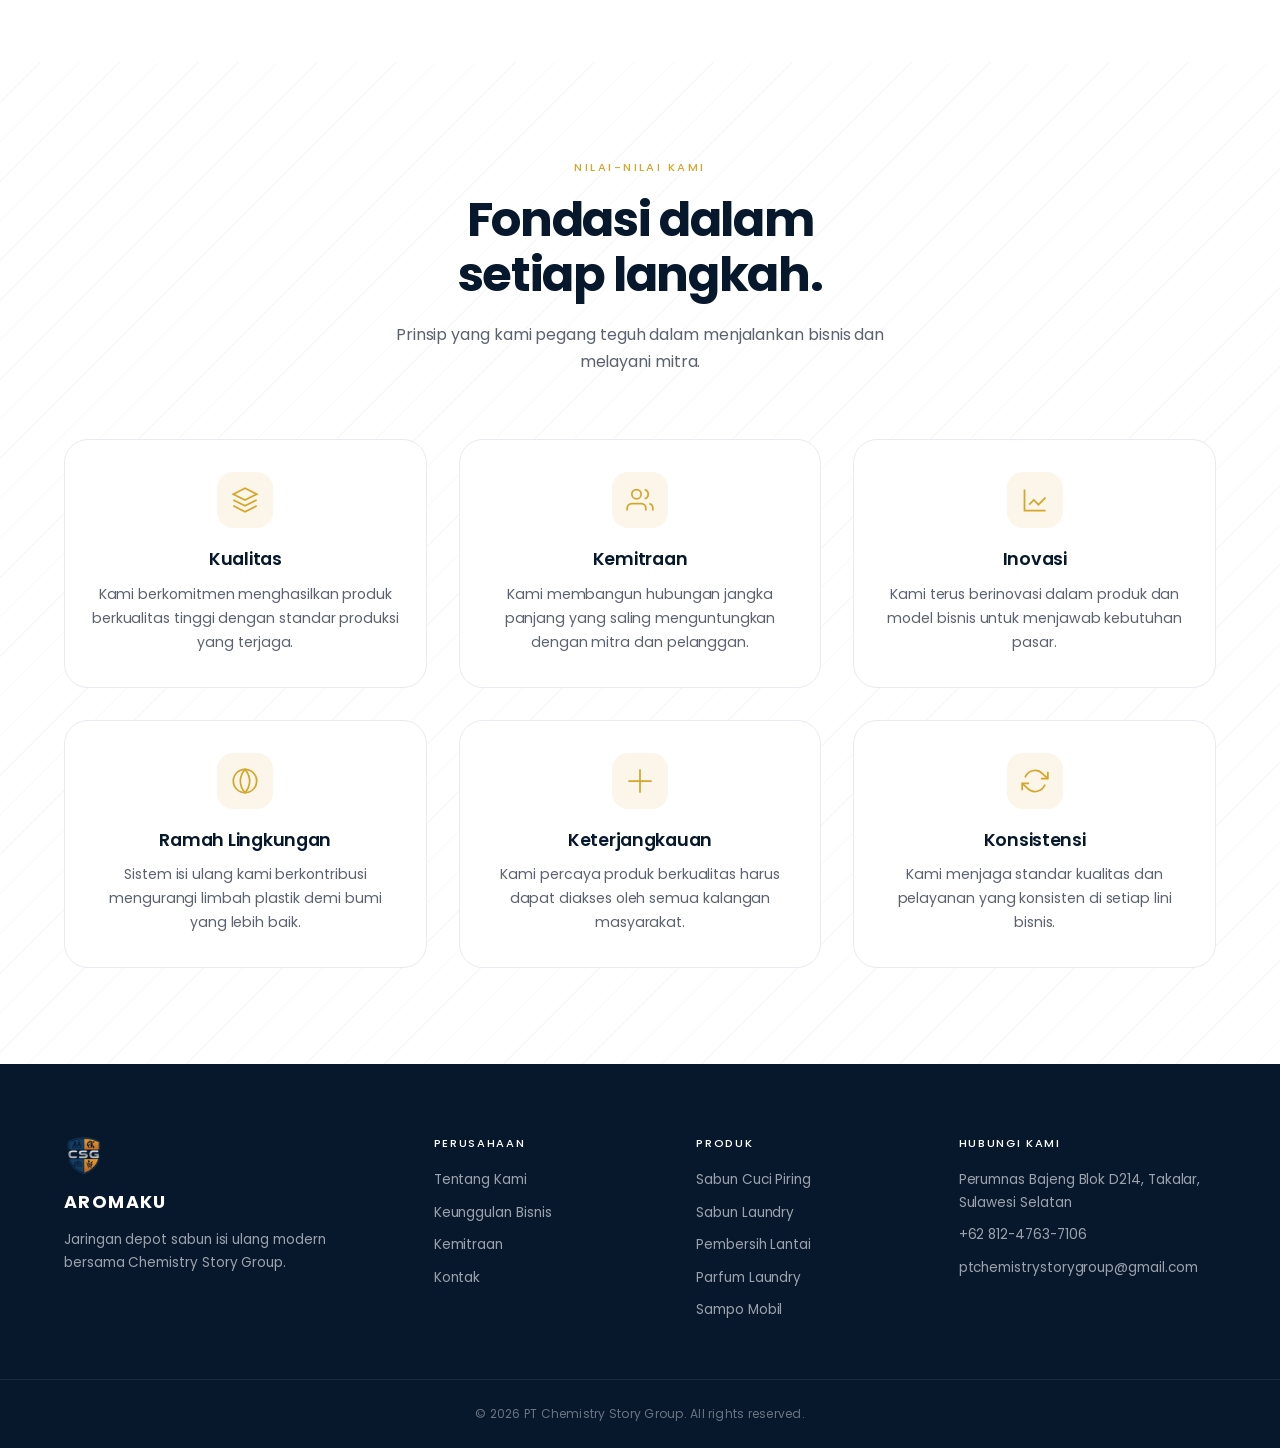
<file: tentang.html>
<!DOCTYPE html>
<html lang="id">
<head>
  <meta charset="UTF-8">
  <meta name="viewport" content="width=device-width, initial-scale=1.0">
  <title>Tentang Kami — AROMAKU | PT Chemistry Story Group</title>
  <meta name="description" content="Kenali lebih dekat PT Chemistry Story Group, perusahaan di balik AROMAKU. Produsen sabun cair premium, sistem depot isi ulang modern, dan pengembang kemitraan usaha daerah.">
  
  <link rel="icon" type="image/x-icon" href="assets/images/favicon.ico">
  <link rel="apple-touch-icon" href="assets/images/apple-touch-icon.png">

  <link rel="preconnect" href="https://fonts.googleapis.com">
  <link rel="preconnect" href="https://fonts.gstatic.com" crossorigin>
  <link href="https://fonts.googleapis.com/css2?family=Poppins:wght@300;400;500;600;700;800&display=swap" rel="stylesheet">
  
  <link rel="stylesheet" href="css/main.css">
  <link rel="stylesheet" href="css/tentang.css">
</head>
<body>

  <!-- ===== NAVBAR ===== -->
  <header class="navbar" id="navbar">
    <div class="container navbar__inner">
      <a href="index.html" class="navbar__brand">
        <img src="assets/images/logo.png" alt="Logo CSG" class="navbar__logo-img" style="height: 40px; width: auto;">
        <span class="navbar__name">AROMAKU</span>
      </a>

      <nav class="navbar__nav" id="navMenu">
        <a href="index.html" class="navbar__link">Beranda</a>
        <a href="produk.html" class="navbar__link">Produk</a>
        <a href="tentang.html" class="navbar__link active">Tentang Kami</a>
        <a href="kemitraan.html" class="navbar__link">Kemitraan</a>
        <a href="kontak.html" class="navbar__link">Kontak</a>
      </nav>

      <div class="navbar__actions">
        <a href="kontak.html" class="btn btn--gold btn--sm">Hubungi Kami</a>
        <button class="navbar__toggle" id="navToggle" aria-label="Menu" aria-expanded="false">
          <span></span><span></span><span></span>
        </button>
      </div>
    </div>
  </header>

  <!-- ===== PAGE HEADER ===== -->
  <section class="page-header">
    <div class="container">
      <p class="eyebrow">TENTANG KAMI</p>
      <h1 class="page-header__title">Cerita di Balik AROMAKU</h1>
      <p class="page-header__desc">
        PT Chemistry Story Group hadir untuk memberikan solusi kebersihan yang berkualitas, 
        terjangkau, dan ramah lingkungan bagi masyarakat Indonesia.
      </p>
    </div>
  </section>

  <!-- ===== PROFIL PERUSAHAAN ===== -->
  <section class="section about-profile" id="profil">
    <div class="container">
      <div class="about-profile__grid">
        <div class="about-profile__visual">
          <img src="assets/images/about-csg.jpg" alt="Aktivitas Produksi CSG" loading="lazy">
        </div>
        <div class="about-profile__text">
          <p class="eyebrow">PROFIL PERUSAHAAN</p>
          <h2 class="section__title">PT Chemistry<br>Story Group</h2>
          <p class="about-profile__desc">
            PT. Chemistry Story Group adalah perusahaan yang bergerak di bidang produksi sabun cair premium, 
            sistem depot sabun isi ulang modern, distribusi produk kebersihan rumah tangga &amp; industri, 
            serta pengembangan kemitraan usaha daerah.
          </p>
          <p class="about-profile__desc">
            Berawal dari kepedulian terhadap kebutuhan masyarakat akan produk kebersihan yang berkualitas 
            namun tetap terjangkau, kami mengembangkan model bisnis depot isi ulang yang tidak hanya 
            menguntungkan secara ekonomi, tetapi juga ramah lingkungan dengan mengurangi limbah plastik.
          </p>
          <p class="about-profile__desc">
            Hingga saat ini, AROMAKU terus tumbuh dan dipercaya oleh mitra di berbagai daerah di Indonesia 
            sebagai partner bisnis yang handal di industri produk kebersihan.
          </p>

          <div class="about-profile__stats">
            <div class="stat-item">
              <span class="stat-item__number">14+</span>
              <span class="stat-item__label">Varian Produk</span>
            </div>
            <div class="stat-item">
              <span class="stat-item__number">3</span>
              <span class="stat-item__label">Tingkatan Kualitas</span>
            </div>
            <div class="stat-item">
              <span class="stat-item__number">100%</span>
              <span class="stat-item__label">Produksi Lokal</span>
            </div>
          </div>
        </div>
      </div>
    </div>
  </section>

  <!-- ===== STRUKTUR ORGANISASI ===== -->
  <section class="section section--light bg-pattern" id="struktur">
    <div class="container">
      <div class="section__header">
        <p class="eyebrow">STRUKTUR ORGANISASI</p>
        <h2 class="section__title">Tim di Balik<br>AROMAKU</h2>
        <p class="section__subtitle">
          Didukung oleh tim yang berkompeten di bidangnya untuk memberikan yang terbaik bagi mitra dan pelanggan.
        </p>
      </div>

      <div class="org-chart">
        <!-- 
          ============================================================
          GANTI src DI BAWAH INI DENGAN FILE GAMBAR STRUKTUR ORGANISASI ANDA
          Contoh: assets/images/struktur-organisasi.png
          ============================================================
        -->
        <img 
          src="assets/images/struktur-organisasi.jpg" 
          alt="Struktur Organisasi PT Chemistry Story Group" 
          class="org-chart__img"
          loading="lazy"
        >
      </div>
    </div>
  </section>

  <!-- ===== VISI & MISI ===== -->
  <section class="section" id="visi-misi">
    <div class="container">
      <div class="section__header">
        <p class="eyebrow">VISI &amp; MISI</p>
        <h2 class="section__title">Arah dan Tujuan Kami</h2>
        <p class="section__subtitle">
          Komitmen kami untuk terus berkembang dan memberikan manfaat bagi masyarakat luas.
        </p>
      </div>

      <div class="visi-misi__grid">
        <div class="visi-misi__card visi-misi__card--visi">
          <div class="visi-misi__icon">
            <svg viewBox="0 0 24 24" fill="none" stroke="currentColor" stroke-width="1.5">
              <circle cx="12" cy="12" r="10"/>
              <path d="M2 12h20M12 2a15.3 15.3 0 014 10 15.3 15.3 0 01-4 10 15.3 15.3 0 01-4-10 15.3 15.3 0 014-10z"/>
            </svg>
          </div>
          <h3>Visi</h3>
          <p>
            Menjadi jaringan depot sabun isi ulang modern terbesar dan terpercaya di Indonesia.
          </p>
        </div>

        <div class="visi-misi__card visi-misi__card--misi">
          <div class="visi-misi__icon">
            <svg viewBox="0 0 24 24" fill="none" stroke="currentColor" stroke-width="1.5">
              <path d="M12 2L2 7l10 5 10-5-10-5z"/>
              <path d="M2 17l10 5 10-5"/>
              <path d="M2 12l10 5 10-5"/>
            </svg>
          </div>
          <h3>Misi</h3>
          <ul class="visi-misi__list">
            <li>Menyediakan produk sabun cair dengan 3 kualitas produk</li>
            <li>Membantu masyarakat mendapatkan produk lebih hemat</li>
            <li>Membangun sistem usaha modern berbasis kemitraan daerah</li>
            <li>Mengurangi limbah plastik melalui sistem refill</li>
            <li>Membuka peluang usaha dan lapangan kerja di seluruh Indonesia</li>
          </ul>
        </div>
      </div>
    </div>
  </section>

  <!-- ===== NILAI-NILAI PERUSAHAAN ===== -->
  <section class="section section--light bg-lines" id="nilai">
    <div class="container">
      <div class="section__header">
        <p class="eyebrow">NILAI-NILAI KAMI</p>
        <h2 class="section__title">Fondasi dalam<br>setiap langkah.</h2>
        <p class="section__subtitle">
          Prinsip yang kami pegang teguh dalam menjalankan bisnis dan melayani mitra.
        </p>
      </div>

      <div class="values-grid">
        <div class="value-item">
          <div class="value-icon">
            <svg viewBox="0 0 24 24" fill="none" stroke="currentColor" stroke-width="1.5">
              <path d="M12 2L2 7l10 5 10-5-10-5z"/>
              <path d="M2 17l10 5 10-5"/>
              <path d="M2 12l10 5 10-5"/>
            </svg>
          </div>
          <h3>Kualitas</h3>
          <p>Kami berkomitmen menghasilkan produk berkualitas tinggi dengan standar produksi yang terjaga.</p>
        </div>

        <div class="value-item">
          <div class="value-icon">
            <svg viewBox="0 0 24 24" fill="none" stroke="currentColor" stroke-width="1.5">
              <path d="M17 21v-2a4 4 0 00-4-4H5a4 4 0 00-4 4v2"/>
              <circle cx="9" cy="7" r="4"/>
              <path d="M23 21v-2a4 4 0 00-3-3.87M16 3.13a4 4 0 010 7.75"/>
            </svg>
          </div>
          <h3>Kemitraan</h3>
          <p>Kami membangun hubungan jangka panjang yang saling menguntungkan dengan mitra dan pelanggan.</p>
        </div>

        <div class="value-item">
          <div class="value-icon">
            <svg viewBox="0 0 24 24" fill="none" stroke="currentColor" stroke-width="1.5">
              <path d="M3 3v18h18"/>
              <path d="M7 16l4-4 4 4 6-6"/>
            </svg>
          </div>
          <h3>Inovasi</h3>
          <p>Kami terus berinovasi dalam produk dan model bisnis untuk menjawab kebutuhan pasar.</p>
        </div>

        <div class="value-item">
          <div class="value-icon">
            <svg viewBox="0 0 24 24" fill="none" stroke="currentColor" stroke-width="1.5">
              <circle cx="12" cy="12" r="10"/>
              <path d="M12 2a15.3 15.3 0 014 10 15.3 15.3 0 01-4 10 15.3 15.3 0 01-4-10 15.3 15.3 0 014-10z"/>
            </svg>
          </div>
          <h3>Ramah Lingkungan</h3>
          <p>Sistem isi ulang kami berkontribusi mengurangi limbah plastik demi bumi yang lebih baik.</p>
        </div>

        <div class="value-item">
          <div class="value-icon">
            <svg viewBox="0 0 24 24" fill="none" stroke="currentColor" stroke-width="1.5">
              <path d="M12 2v20M2 12h20"/>
            </svg>
          </div>
          <h3>Keterjangkauan</h3>
          <p>Kami percaya produk berkualitas harus dapat diakses oleh semua kalangan masyarakat.</p>
        </div>

        <div class="value-item">
          <div class="value-icon">
            <svg viewBox="0 0 24 24" fill="none" stroke="currentColor" stroke-width="1.5">
              <path d="M23 4v6h-6M1 20v-6h6"/>
              <path d="M3.51 9a9 9 0 0114.85-3.36L23 10M1 14l4.64 4.36A9 9 0 0020.49 15"/>
            </svg>
          </div>
          <h3>Konsistensi</h3>
          <p>Kami menjaga standar kualitas dan pelayanan yang konsisten di setiap lini bisnis.</p>
        </div>
      </div>
    </div>
  </section>

  <!-- ===== FOOTER ===== -->
  <footer class="footer">
    <div class="container footer__grid">
      <div class="footer__brand">
        <img src="assets/images/logo.png" alt="Logo CSG" style="height: 40px; width: auto; margin-bottom: 12px;">
        <span class="footer__name">AROMAKU</span>
        <p>Jaringan depot sabun isi ulang modern bersama Chemistry Story Group.</p>
      </div>

      <div class="footer__col">
        <h4>Perusahaan</h4>
        <ul>
          <li><a href="tentang.html">Tentang Kami</a></li>
          <li><a href="index.html#why">Keunggulan Bisnis</a></li>
          <li><a href="kemitraan.html">Kemitraan</a></li>
          <li><a href="kontak.html">Kontak</a></li>
        </ul>
      </div>

      <div class="footer__col">
        <h4>Produk</h4>
        <ul>
          <li><a href="produk.html">Sabun Cuci Piring</a></li>
          <li><a href="produk.html">Sabun Laundry</a></li>
          <li><a href="produk.html">Pembersih Lantai</a></li>
          <li><a href="produk.html">Parfum Laundry</a></li>
          <li><a href="produk.html">Sampo Mobil</a></li>
        </ul>
      </div>

      <div class="footer__col">
        <h4>Hubungi Kami</h4>
        <ul>
          <li>Perumnas Bajeng Blok D214, Takalar, Sulawesi Selatan</li>
          <li><a href="https://wa.me/6281247637106" target="_blank" rel="noopener">+62 812-4763-7106</a></li>
          <li><a href="mailto:ptchemistrystorygroup@gmail.com">ptchemistrystorygroup@gmail.com</a></li>
        </ul>
      </div>
    </div>

    <div class="footer__bottom">
      <div class="container">
        <p>© 2026 PT Chemistry Story Group. All rights reserved.</p>
      </div>
    </div>
  </footer>

  <script src="js/main.js"></script>
</body>
</html>
</file>
<file: css/main.css>
/* ============================================================
   DESIGN SYSTEM — PT CHEMISTRY STORY GROUP / AROMAKU
   Typography: Poppins — XTRA Watch Reference
   Hierarchy: strong bold headings + light body text
   Background: subtle soft pattern (dots + soft glow curves)
   ============================================================ */

:root {
  --navy: #07182D;
  --gold: #D4A72C;
  --white: #FFFFFF;
  --light: #FFFFFF;
  --text: #1A1F2E;
  --text-muted: #5A6270;
  --border: #E8EBF0;
  --green: #22C55E;
  --shadow-sm: 0 1px 3px rgba(7, 24, 45, 0.04);
  --shadow-md: 0 4px 16px rgba(7, 24, 45, 0.06);
  --shadow-lg: 0 12px 40px rgba(7, 24, 45, 0.08);
  --radius-sm: 8px;
  --radius-md: 16px;
  --radius-lg: 24px;
  --radius-xl: 32px;

  --font-primary: 'Poppins', sans-serif;

  --fw-light: 400;
  --fw-regular: 400;
  --fw-medium: 500;
  --fw-semibold: 600;
  --fw-bold: 700;
  --fw-extrabold: 800;

  --transition: 0.3s cubic-bezier(0.4, 0, 0.2, 1);
}

*, *::before, *::after {
  margin: 0;
  padding: 0;
  box-sizing: border-box;
}

html {
  scroll-behavior: smooth;
  -webkit-text-size-adjust: 100%;
}

/* ============================================================
   BODY + SOFT BACKGROUND PATTERN
   ============================================================ */
body {
  font-family: var(--font-primary);
  font-size: 16px;
  font-weight: var(--fw-regular);
  line-height: 1.65;
  color: var(--text);
  background-color: var(--white);
  background-image:
    radial-gradient(circle at 88% 8%, rgba(7, 24, 45, 0.035) 0%, transparent 38%),
    radial-gradient(circle at 8% 92%, rgba(212, 167, 44, 0.04) 0%, transparent 42%),
    radial-gradient(rgba(7, 24, 45, 0.055) 1px, transparent 1px);
  background-size: 100% 100%, 100% 100%, 28px 28px;
  background-attachment: fixed, fixed, fixed;
  overflow-x: hidden;
  -webkit-font-smoothing: antialiased;
  -moz-osx-font-smoothing: grayscale;
  text-rendering: optimizeLegibility;
}

body.menu-open {
  overflow: hidden;
}

body.modal-open {
  overflow: hidden;
}

img {
  max-width: 100%;
  height: auto;
  display: block;
}

a {
  text-decoration: none;
  color: inherit;
}

ul {
  list-style: none;
}

button {
  font-family: inherit;
}

.container {
  width: 100%;
  max-width: 1200px;
  margin: 0 auto;
  padding: 0 24px;
}

/* ===== TYPOGRAPHY ===== */
h1, h2, h3, h4, h5, h6 {
  font-family: var(--font-primary);
  color: var(--navy);
}

h1 {
  font-size: clamp(2.5rem, 6vw, 4.75rem);
  font-weight: var(--fw-extrabold);
  line-height: 1.05;
  letter-spacing: -0.035em;
}

h2 {
  font-size: clamp(1.85rem, 4.2vw, 3rem);
  font-weight: var(--fw-bold);
  line-height: 1.15;
  letter-spacing: -0.028em;
}

h3 {
  font-size: clamp(1.1rem, 2vw, 1.35rem);
  font-weight: var(--fw-semibold);
  line-height: 1.25;
  letter-spacing: -0.015em;
}

h4 {
  font-size: 1rem;
  font-weight: var(--fw-semibold);
  line-height: 1.35;
  letter-spacing: -0.005em;
}

.eyebrow {
  font-family: var(--font-primary);
  font-size: 0.7rem;
  font-weight: var(--fw-medium);
  letter-spacing: 0.22em;
  text-transform: uppercase;
  color: var(--gold);
  margin-bottom: 16px;
}

.eyebrow--gold {
  color: var(--gold);
}

.section__title {
  font-family: var(--font-primary);
  font-size: clamp(1.85rem, 4.2vw, 3rem);
  font-weight: var(--fw-bold);
  line-height: 1.15;
  letter-spacing: -0.028em;
  margin-bottom: 18px;
}

.section__subtitle {
  font-family: var(--font-primary);
  font-size: 1rem;
  font-weight: var(--fw-regular);
  line-height: 1.7;
  letter-spacing: -0.005em;
  color: var(--text-muted);
  max-width: 560px;
  margin: 0 auto;
}

.section__header {
  text-align: center;
  margin-bottom: 64px;
}

.text-gold {
  color: var(--gold);
}

/* ===== BUTTONS ===== */
.btn {
  display: inline-flex;
  align-items: center;
  justify-content: center;
  gap: 8px;
  font-family: var(--font-primary);
  font-size: 0.875rem;
  font-weight: var(--fw-medium);
  letter-spacing: -0.005em;
  padding: 14px 28px;
  border-radius: 100px;
  border: 1.5px solid transparent;
  cursor: pointer;
  transition: var(--transition);
  white-space: nowrap;
}

.btn--gold {
  background: var(--gold);
  color: var(--navy);
  border-color: var(--gold);
}

.btn--gold:hover {
  background: #C49A22;
  border-color: #C49A22;
  transform: translateY(-2px);
  box-shadow: 0 8px 24px rgba(212, 167, 44, 0.3);
}

.btn--outline {
  background: transparent;
  color: var(--navy);
  border-color: var(--border);
}

.btn--outline:hover {
  border-color: var(--navy);
  transform: translateY(-2px);
}

.btn--outline-dark {
  background: transparent;
  color: var(--navy);
  border-color: var(--navy);
}

.btn--outline-dark:hover {
  background: var(--navy);
  color: var(--white);
  transform: translateY(-2px);
}

.btn--outline-light {
  background: transparent;
  color: var(--white);
  border-color: rgba(255,255,255,0.4);
}

.btn--outline-light:hover {
  background: rgba(255,255,255,0.1);
  border-color: var(--white);
  transform: translateY(-2px);
}

.btn--sm {
  padding: 10px 20px;
  font-size: 0.8rem;
  font-weight: var(--fw-medium);
}

.btn--full {
  width: 100%;
}

/* ===== NAVBAR ===== */
.navbar {
  position: fixed;
  top: 0;
  left: 0;
  width: 100%;
  z-index: 1000;
  background: rgba(255, 255, 255, 0.85);
  backdrop-filter: blur(16px);
  -webkit-backdrop-filter: blur(16px);
  border-bottom: 1px solid transparent;
  transition: var(--transition);
}

.navbar.scrolled {
  border-bottom-color: var(--border);
  box-shadow: var(--shadow-sm);
}

.navbar__inner {
  display: flex;
  align-items: center;
  justify-content: space-between;
  height: 72px;
}

.navbar__brand {
  display: flex;
  align-items: center;
  gap: 10px;
}

.navbar__logo {
  display: inline-flex;
  align-items: center;
  justify-content: center;
  width: 38px;
  height: 38px;
  background: var(--navy);
  color: var(--white);
  font-family: var(--font-primary);
  font-size: 0.7rem;
  font-weight: var(--fw-bold);
  border-radius: 10px;
  letter-spacing: 0.02em;
}

.navbar__name {
  font-family: var(--font-primary);
  font-size: 1.1rem;
  font-weight: var(--fw-bold);
  letter-spacing: 0.08em;
  color: var(--navy);
}

.navbar__nav {
  display: flex;
  align-items: center;
  gap: 32px;
}

.navbar__link {
  font-family: var(--font-primary);
  font-size: 0.85rem;
  font-weight: var(--fw-regular);
  letter-spacing: -0.005em;
  color: var(--text-muted);
  position: relative;
  transition: var(--transition);
}

.navbar__link:hover,
.navbar__link.active {
  color: var(--navy);
  font-weight: var(--fw-medium);
}

.navbar__link.active::after {
  content: '';
  position: absolute;
  bottom: -6px;
  left: 0;
  width: 100%;
  height: 2px;
  background: var(--gold);
  border-radius: 2px;
}

.navbar__actions {
  display: flex;
  align-items: center;
  gap: 16px;
}

.navbar__toggle {
  display: none;
  flex-direction: column;
  gap: 5px;
  background: none;
  border: none;
  cursor: pointer;
  padding: 4px;
}

.navbar__toggle span {
  display: block;
  width: 24px;
  height: 2px;
  background: var(--navy);
  border-radius: 2px;
  transition: var(--transition);
}

/* ===== HERO ===== */
.hero {
  position: relative;
  padding: 130px 0 0;
  display: flex;
  flex-direction: column;
  justify-content: center;
  overflow: hidden;
  background: transparent;
}

.hero__bg-decor {
  position: absolute;
  inset: 0;
  pointer-events: none;
  z-index: 0;
}

.hero__bg-decor svg {
  width: 100%;
  height: 100%;
}

.hero__inner {
  position: relative;
  z-index: 1;
  display: grid;
  grid-template-columns: 1fr 1fr;
  gap: 64px;
  align-items: center;
  padding-top: 40px;
  padding-bottom: 40px;
}

.hero__text {
  max-width: 560px;
}

.hero__title {
  font-family: var(--font-primary);
  font-size: clamp(2rem, 5vw, 3.5rem);
  font-weight: var(--fw-extrabold);
  line-height: 1.05;
  letter-spacing: -0.035em;
  margin-bottom: 24px;
  color: var(--navy);
}

.hero__desc {
  font-family: var(--font-primary);
  font-size: 1.05rem;
  font-weight: var(--fw-regular);
  line-height: 1.7;
  letter-spacing: -0.005em;
  color: var(--text-muted);
  margin-bottom: 40px;
  max-width: 520px;
}

.hero__cta {
  display: flex;
  gap: 16px;
  flex-wrap: wrap;
}

.hero__visual {
  position: relative;
  display: flex;
  align-items: center;
  justify-content: center;
}

.hero__product-glow {
  position: absolute;
  width: 90%;
  height: 90%;
  background: radial-gradient(circle, rgba(212, 167, 44, 0.12) 0%, transparent 70%);
  border-radius: 50%;
  filter: blur(50px);
}

.hero__product-img {
  position: relative;
  z-index: 1;
  border-radius: var(--radius-xl);
  overflow: hidden;
  box-shadow: 0 25px 60px rgba(7, 24, 45, 0.15);
  animation: floatProduct 6s ease-in-out infinite;
  background: var(--white);
  max-width: 480px;
  width: 100%;
}

.hero__float-decor {
  position: absolute;
  width: 130%;
  height: 130%;
  top: -15%;
  left: -15%;
  pointer-events: none;
  z-index: 0;
  animation: floatDecor 10s ease-in-out infinite;
}

.hero__float-decor svg {
  width: 100%;
  height: 100%;
}

/* ===== HERO SLIDESHOW ===== */
.hero__slideshow {
  position: relative;
  width: 100%;
  aspect-ratio: 1 / 1;
  overflow: hidden;
}

.hero__slide {
  position: absolute;
  inset: 0;
  width: 100%;
  height: 100%;
  object-fit: cover;
  opacity: 0;
  transform: scale(1.05);
  transition: opacity 1s ease-in-out, transform 1s ease-in-out;
  z-index: 1;
}

.hero__slide.active {
  opacity: 1;
  transform: scale(1);
  z-index: 2;
}

.hero__dots {
  position: absolute;
  bottom: 16px;
  left: 50%;
  transform: translateX(-50%);
  display: flex;
  gap: 8px;
  z-index: 10;
  padding: 8px 12px;
  background: rgba(255, 255, 255, 0.25);
  backdrop-filter: blur(8px);
  -webkit-backdrop-filter: blur(8px);
  border-radius: 100px;
  border: 1px solid rgba(255, 255, 255, 0.3);
}

.hero__dot {
  width: 8px;
  height: 8px;
  border-radius: 50%;
  border: none;
  background: rgba(255, 255, 255, 0.5);
  cursor: pointer;
  padding: 0;
  transition: all 0.3s cubic-bezier(0.4, 0, 0.2, 1);
}

.hero__dot:hover {
  background: rgba(255, 255, 255, 0.8);
  transform: scale(1.15);
}

.hero__dot.active {
  width: 24px;
  border-radius: 100px;
  background: var(--gold);
}

@keyframes floatProduct {
  0%, 100% { transform: translateY(0); }
  50% { transform: translateY(-15px); }
}

@keyframes floatDecor {
  0%, 100% { transform: rotate(0deg) scale(1); }
  50% { transform: rotate(3deg) scale(1.03); }
}

/* ===== SECTIONS ===== */
.section {
  padding: 96px 0;
  background: transparent;
}

.section--light {
  background: transparent;
}

/* ===== FEATURES GRID ===== */
.features-grid {
  display: grid;
  grid-template-columns: repeat(3, 1fr);
  gap: 40px 32px;
}

.feature-item {
  padding: 8px 0;
  transition: var(--transition);
}

.feature-item:hover {
  transform: translateY(-4px);
}

.feature-icon {
  width: 44px;
  height: 44px;
  display: flex;
  align-items: center;
  justify-content: center;
  background: rgba(212, 167, 44, 0.1);
  border-radius: 12px;
  margin-bottom: 16px;
  color: var(--gold);
}

.feature-icon svg {
  width: 22px;
  height: 22px;
}

.feature-item h3 {
  font-family: var(--font-primary);
  font-size: 1.1rem;
  font-weight: var(--fw-semibold);
  line-height: 1.25;
  letter-spacing: -0.015em;
  margin-bottom: 10px;
  color: var(--navy);
}

.feature-item p {
  font-family: var(--font-primary);
  font-size: 0.9rem;
  font-weight: var(--fw-regular);
  line-height: 1.7;
  letter-spacing: -0.005em;
  color: var(--text-muted);
}

/* ===== PRODUCTS GRID ===== */
.products-grid {
  display: grid;
  grid-template-columns: repeat(4, 1fr);
  gap: 24px;
}

.product-card {
  background: var(--white);
  border: 1px solid var(--border);
  border-radius: var(--radius-md);
  overflow: hidden;
  transition: var(--transition);
  font-family: var(--font-primary);
  text-align: left;
  cursor: pointer;
  padding: 0;
  width: 100%;
  display: block;
}

.product-card:hover {
  transform: translateY(-6px);
  box-shadow: var(--shadow-lg);
  border-color: transparent;
}

.product-card:focus-visible {
  outline: 2px solid var(--gold);
  outline-offset: 4px;
}

.product-card__img {
  aspect-ratio: 1 / 1;
  overflow: hidden;
  background: var(--white);
}

.product-card__img img {
  width: 100%;
  height: 100%;
  object-fit: cover;
  transition: transform 0.6s cubic-bezier(0.4, 0, 0.2, 1);
}

.product-card:hover .product-card__img img {
  transform: scale(1.06);
}

.product-card__body {
  padding: 20px;
}

.product-card__cat {
  font-family: var(--font-primary);
  font-size: 0.65rem;
  font-weight: var(--fw-medium);
  letter-spacing: 0.18em;
  text-transform: uppercase;
  color: var(--gold);
  margin-bottom: 8px;
}

.product-card__title {
  font-family: var(--font-primary);
  font-size: 1.05rem;
  font-weight: var(--fw-semibold);
  line-height: 1.3;
  letter-spacing: -0.015em;
  margin-bottom: 12px;
  color: var(--navy);
}

.product-card__link {
  display: inline-block;
  font-family: var(--font-primary);
  font-size: 0.8rem;
  font-weight: var(--fw-medium);
  letter-spacing: -0.005em;
  color: var(--navy);
  transition: var(--transition);
}

.product-card:hover .product-card__link {
  color: var(--gold);
}

.section__cta {
  text-align: center;
  margin-top: 48px;
}

/* ===== FEATURED PRODUCT ===== */
.featured {
  background: transparent;
  padding: 40px 0 96px;
}

.featured__inner {
  display: grid;
  grid-template-columns: 1fr 1fr;
  gap: 64px;
  align-items: center;
  background: var(--navy);
  border-radius: var(--radius-xl);
  padding: 64px;
  box-shadow: var(--shadow-lg);
  max-width: 1200px;
  margin: 0 auto;
}

.featured__visual {
  border-radius: var(--radius-lg);
  overflow: hidden;
  box-shadow: 0 24px 64px rgba(0,0,0,0.3);
  max-width: 80%;
  width: 100%;
  margin: 0 auto;
}

.featured__visual img {
  width: 100%;
  height: 384px;
  object-fit: cover;
}

.featured__title {
  font-family: var(--font-primary);
  font-weight: var(--fw-extrabold);
  color: var(--white);
  font-size: clamp(2rem, 4.5vw, 3.25rem);
  line-height: 1.05;
  letter-spacing: -0.032em;
  margin-bottom: 22px;
}

.featured__desc {
  font-family: var(--font-primary);
  font-size: 1rem;
  font-weight: var(--fw-regular);
  line-height: 1.7;
  letter-spacing: -0.005em;
  color: rgba(255,255,255,0.75);
  margin-bottom: 28px;
  max-width: 440px;
}

.featured__highlights {
  display: grid;
  grid-template-columns: 1fr 1fr;
  gap: 12px 24px;
  margin-bottom: 32px;
}

.featured__highlights li {
  font-family: var(--font-primary);
  font-size: 0.9rem;
  font-weight: var(--fw-regular);
  line-height: 1.6;
  color: rgba(255,255,255,0.9);
  padding-left: 20px;
  position: relative;
}

.featured__highlights li::before {
  content: '✓';
  position: absolute;
  left: 0;
  color: var(--gold);
  font-weight: var(--fw-bold);
}

/* ===== ABOUT ===== */
.about__grid {
  display: grid;
  grid-template-columns: 1fr 1fr;
  gap: 64px;
  align-items: center;
}

.about__visual {
  border-radius: var(--radius-xl);
  overflow: hidden;
  box-shadow: var(--shadow-lg);
}

.about__visual img {
  width: 100%;
  height: 480px;
  object-fit: cover;
}

.about__desc {
  font-family: var(--font-primary);
  font-size: 0.95rem;
  font-weight: var(--fw-regular);
  line-height: 1.7;
  letter-spacing: -0.005em;
  color: var(--text-muted);
  margin-bottom: 24px;
}

.about__cards {
  display: grid;
  grid-template-columns: 1fr 1fr;
  gap: 12px;
  margin-bottom: 24px;
}

.about__card {
  display: flex;
  align-items: center;
  gap: 12px;
  background: var(--white);
  border: 1px solid var(--border);
  border-radius: var(--radius-md);
  padding: 14px 16px;
  transition: var(--transition);
}

.about__card:hover {
  transform: translateY(-3px);
  box-shadow: var(--shadow-md);
  border-color: transparent;
}

.about__card-icon {
  flex-shrink: 0;
  width: 24px;
  height: 24px;
  display: flex;
  align-items: center;
  justify-content: center;
}

.about__card-icon svg {
  width: 20px;
  height: 20px;
}

.about__card span {
  font-family: var(--font-primary);
  font-size: 0.82rem;
  font-weight: var(--fw-regular);
  line-height: 1.5;
  letter-spacing: -0.005em;
  color: var(--navy);
}

.about__focus {
  background: var(--white);
  border: 1px solid var(--border);
  border-radius: var(--radius-md);
  padding: 20px;
  margin-bottom: 24px;
}

.about__focus strong {
  display: block;
  font-family: var(--font-primary);
  font-size: 0.7rem;
  font-weight: var(--fw-medium);
  color: var(--gold);
  text-transform: uppercase;
  letter-spacing: 0.15em;
  margin-bottom: 8px;
}

.about__focus p {
  font-family: var(--font-primary);
  font-size: 0.9rem;
  font-weight: var(--fw-regular);
  line-height: 1.65;
  letter-spacing: -0.005em;
  color: var(--text-muted);
}

.about__cta {
  display: flex;
  gap: 12px;
  flex-wrap: wrap;
}

/* ===== KEMITRAAN ===== */
.partnership {
  position: relative;
  background: transparent;
  padding: 40px 0 96px;
  overflow: hidden;
}

.partnership__inner {
  position: relative;
  border-radius: var(--radius-xl);
  overflow: hidden;
  padding: 72px 48px;
  box-shadow: var(--shadow-lg);
  max-width: 1200px;
  margin: 0 auto;

  background-image: url('../assets/images/kemitraan-bg.jpg');
  background-size: cover;
  background-position: center;
  background-repeat: no-repeat;
  background-color: var(--navy);
}

.partnership__inner::before {
  content: '';
  position: absolute;
  inset: 0;
  background: rgba(7, 24, 45, 0.75);
  z-index: 0;
  pointer-events: none;
}

.partnership__overlay {
  display: none;
}

.partnership__content {
  position: relative;
  z-index: 1;
  text-align: center;
}

.partnership__title {
  font-family: var(--font-primary);
  font-weight: var(--fw-bold);
  color: var(--white);
  font-size: clamp(1.85rem, 4.2vw, 3rem);
  line-height: 1.1;
  letter-spacing: -0.028em;
  margin-bottom: 18px;
}

.partnership__desc {
  font-family: var(--font-primary);
  font-size: 1rem;
  font-weight: var(--fw-regular);
  line-height: 1.7;
  letter-spacing: -0.005em;
  color: rgba(255,255,255,0.75);
  max-width: 560px;
  margin: 0 auto 48px;
}

.partnership__cards {
  display: grid;
  grid-template-columns: repeat(3, 1fr);
  gap: 24px;
  margin-bottom: 48px;
}

.partner-card {
  background: rgba(255,255,255,0.06);
  border: 1px solid rgba(255,255,255,0.1);
  border-radius: var(--radius-lg);
  padding: 32px 24px;
  text-align: left;
  backdrop-filter: blur(8px);
  transition: var(--transition);
}

.partner-card:hover {
  background: rgba(255,255,255,0.1);
  transform: translateY(-4px);
}

.partner-card h3 {
  font-family: var(--font-primary);
  color: var(--gold);
  font-size: 0.8rem;
  font-weight: var(--fw-semibold);
  letter-spacing: 0.15em;
  text-transform: uppercase;
  line-height: 1.4;
  margin-bottom: 14px;
}

.partner-card p {
  font-family: var(--font-primary);
  color: rgba(255,255,255,0.8);
  font-size: 0.9rem;
  font-weight: var(--fw-regular);
  line-height: 1.65;
  letter-spacing: -0.005em;
}

/* ===== TRUST ===== */
.trust-grid {
  display: grid;
  grid-template-columns: repeat(4, 1fr);
  gap: 32px;
  background-color: transparent;
}

.trust-item {
  text-align: center;
  padding: 24px;
}

.trust-icon {
  width: 52px;
  height: 52px;
  display: flex;
  align-items: center;
  justify-content: center;
  background: rgba(212, 167, 44, 0.1);
  border-radius: 16px;
  margin: 0 auto 16px;
  color: var(--gold);
}

.trust-icon svg {
  width: 26px;
  height: 26px;
}

.trust-item h3 {
  font-family: var(--font-primary);
  font-size: 1.05rem;
  font-weight: var(--fw-semibold);
  line-height: 1.3;
  letter-spacing: -0.015em;
  margin-bottom: 10px;
  color: var(--navy);
}

.trust-item p {
  font-family: var(--font-primary);
  font-size: 0.85rem;
  font-weight: var(--fw-regular);
  line-height: 1.65;
  letter-spacing: -0.005em;
  color: var(--text-muted);
}

/* ===== CTA SECTION ===== */
.cta-box {
  position: relative;
  border-radius: var(--radius-xl);
  padding: 86px 48px;
  text-align: center;
  overflow: hidden;

  background-image: url('../assets/images/cta-bg.jpg');
  background-size: cover;
  background-position: center;
  background-repeat: no-repeat;
  background-color: var(--navy);
}

.cta-box::before {
  content: '';
  position: absolute;
  inset: 0;
  background: rgba(7, 24, 45, 0.8);
  z-index: 0;
  pointer-events: none;
}

.cta-box h2 {
  font-family: var(--font-primary);
  font-weight: var(--fw-extrabold);
  color: var(--white);
  font-size: clamp(1.85rem, 4vw, 2.75rem);
  line-height: 1.05;
  letter-spacing: -0.03em;
  margin-bottom: 16px;
  position: relative;
}

.cta-box p {
  font-family: var(--font-primary);
  font-size: 1rem;
  font-weight: var(--fw-regular);
  line-height: 1.7;
  letter-spacing: -0.005em;
  color: rgba(255,255,255,0.75);
  margin-bottom: 32px;
  position: relative;
}

.cta-box__actions {
  display: flex;
  gap: 12px;
  justify-content: center;
  flex-wrap: wrap;
  position: relative;
}

/* ===== CONTACT ===== */
.contact__grid {
  display: grid;
  grid-template-columns: 1fr 1fr;
  gap: 64px;
  align-items: start;
}

.contact__list {
  margin-top: 24px;
}

.contact__list li {
  padding: 16px 0;
  border-bottom: 1px solid var(--border);
}

.contact__list li strong {
  display: block;
  font-family: var(--font-primary);
  font-size: 0.7rem;
  font-weight: var(--fw-medium);
  text-transform: uppercase;
  letter-spacing: 0.15em;
  color: var(--gold);
  margin-bottom: 6px;
}

.contact__list li span {
  font-family: var(--font-primary);
  font-size: 0.9rem;
  font-weight: var(--fw-regular);
  line-height: 1.65;
  letter-spacing: -0.005em;
  color: var(--text-muted);
}

.contact__form {
  background: var(--white);
  border: 1px solid var(--border);
  border-radius: var(--radius-lg);
  padding: 40px;
  box-shadow: var(--shadow-md);
}

.contact__form h3 {
  font-family: var(--font-primary);
  font-size: 1.35rem;
  font-weight: var(--fw-semibold);
  line-height: 1.3;
  letter-spacing: -0.02em;
  margin-bottom: 28px;
  color: var(--navy);
}

.form-group {
  margin-bottom: 20px;
}

.form-group label {
  display: block;
  font-family: var(--font-primary);
  font-size: 0.8rem;
  font-weight: var(--fw-medium);
  letter-spacing: -0.005em;
  margin-bottom: 8px;
  color: var(--navy);
}

.form-group input,
.form-group select {
  width: 100%;
  padding: 12px 16px;
  font-family: var(--font-primary);
  font-size: 0.9rem;
  font-weight: var(--fw-regular);
  border: 1.5px solid var(--border);
  border-radius: var(--radius-sm);
  background: var(--white);
  color: var(--text);
  transition: var(--transition);
  outline: none;
}

.form-group input:focus,
.form-group select:focus {
  border-color: var(--gold);
  box-shadow: 0 0 0 3px rgba(212, 167, 44, 0.15);
}

.form-group input::placeholder {
  color: #A0A8B4;
  font-weight: var(--fw-regular);
}

/* ===== FOOTER ===== */
.footer {
  background: var(--navy);
  color: rgba(255,255,255,0.7);
  padding: 72px 0 0;
}

.footer__grid {
  display: grid;
  grid-template-columns: 1.5fr 1fr 1fr 1.2fr;
  gap: 48px;
  padding-bottom: 48px;
}

.footer__brand {
  max-width: 280px;
}

.footer__logo {
  display: inline-flex;
  align-items: center;
  justify-content: center;
  width: 38px;
  height: 38px;
  background: var(--gold);
  color: var(--navy);
  font-family: var(--font-primary);
  font-size: 0.7rem;
  font-weight: var(--fw-bold);
  border-radius: 10px;
  margin-bottom: 8px;
}

.footer__name {
  display: block;
  font-family: var(--font-primary);
  font-size: 1.1rem;
  font-weight: var(--fw-bold);
  letter-spacing: 0.08em;
  color: var(--white);
  margin-bottom: 12px;
}

.footer__brand p {
  font-family: var(--font-primary);
  font-size: 0.85rem;
  font-weight: var(--fw-regular);
  line-height: 1.65;
  letter-spacing: -0.005em;
  color: rgba(255,255,255,0.6);
}

.footer__col h4 {
  font-family: var(--font-primary);
  color: var(--white);
  font-size: 0.7rem;
  font-weight: var(--fw-medium);
  text-transform: uppercase;
  letter-spacing: 0.15em;
  margin-bottom: 18px;
}

.footer__col ul li {
  margin-bottom: 10px;
}

.footer__col ul li a,
.footer__col ul li {
  font-family: var(--font-primary);
  font-size: 0.85rem;
  font-weight: var(--fw-regular);
  line-height: 1.65;
  letter-spacing: -0.005em;
  color: rgba(255,255,255,0.6);
  transition: var(--transition);
}

.footer__col ul li a:hover {
  color: var(--gold);
}

.footer__bottom {
  border-top: 1px solid rgba(255,255,255,0.08);
  padding: 24px 0;
}

.footer__bottom p {
  font-family: var(--font-primary);
  font-size: 0.75rem;
  font-weight: var(--fw-regular);
  letter-spacing: 0.02em;
  text-align: center;
  color: rgba(255,255,255,0.4);
}

/* ============================================================
   MODAL (VISI, MISI, PRODUK)
   ============================================================ */
.modal {
  position: fixed;
  inset: 0;
  z-index: 2000;
  display: flex;
  align-items: center;
  justify-content: center;
  padding: 24px;
  opacity: 0;
  visibility: hidden;
  pointer-events: none;
  transition: opacity 0.35s ease, visibility 0.35s ease;
}

.modal.open {
  opacity: 1;
  visibility: visible;
  pointer-events: auto;
}

.modal__overlay {
  position: absolute;
  inset: 0;
  background: rgba(7, 24, 45, 0.75);
  backdrop-filter: blur(6px);
  -webkit-backdrop-filter: blur(6px);
}

.modal__dialog {
  position: relative;
  z-index: 1;
  background: var(--white);
  border-radius: var(--radius-lg);
  max-width: 640px;
  width: 100%;
  max-height: 90vh;
  overflow-y: auto;
  box-shadow: 0 30px 80px rgba(7, 24, 45, 0.4);
  padding: 40px 36px 36px;
  transform: translateY(24px) scale(0.96);
  opacity: 0;
  transition: transform 0.4s cubic-bezier(0.16, 1, 0.3, 1),
              opacity 0.35s ease;
}

.modal.open .modal__dialog {
  transform: translateY(0) scale(1);
  opacity: 1;
}

.modal__title {
  font-family: var(--font-primary);
  font-size: 1.6rem;
  font-weight: var(--fw-bold);
  letter-spacing: -0.02em;
  color: var(--navy);
  margin-bottom: 24px;
  padding-right: 40px;
}

.modal__title::after {
  content: '';
  display: block;
  width: 48px;
  height: 3px;
  background: var(--gold);
  border-radius: 3px;
  margin-top: 12px;
}

.modal__body {
  background: var(--white);
}

.modal__lead {
  font-family: var(--font-primary);
  font-size: 1.05rem;
  font-weight: var(--fw-regular);
  line-height: 1.75;
  letter-spacing: -0.005em;
  color: var(--text);
  padding: 4px 0;
}

.modal__list {
  list-style: none;
  padding: 0;
  margin: 0;
}

.modal__list li {
  position: relative;
  font-family: var(--font-primary);
  font-size: 0.95rem;
  font-weight: var(--fw-regular);
  line-height: 1.7;
  letter-spacing: -0.005em;
  color: var(--text);
  padding: 14px 0 14px 40px;
  border-bottom: 1px solid var(--border);
}

.modal__list li:last-child {
  border-bottom: none;
}

.modal__list li::before {
  content: '';
  position: absolute;
  left: 0;
  top: 18px;
  width: 22px;
  height: 22px;
  border-radius: 50%;
  background: rgba(212, 167, 44, 0.15);
  border: 2px solid var(--gold);
  box-sizing: border-box;
}

.modal__list li::after {
  content: '';
  position: absolute;
  left: 7px;
  top: 25px;
  width: 8px;
  height: 8px;
  border-radius: 50%;
  background: var(--gold);
}

.modal__close {
  position: absolute;
  top: 20px;
  right: 20px;
  width: 40px;
  height: 40px;
  display: flex;
  align-items: center;
  justify-content: center;
  background: rgba(7, 24, 45, 0.06);
  border: none;
  border-radius: 50%;
  font-size: 1.5rem;
  line-height: 1;
  color: var(--navy);
  cursor: pointer;
  transition: var(--transition);
  z-index: 2;
}

.modal__close:hover {
  background: var(--gold);
  color: var(--navy);
  transform: rotate(90deg);
}

/* ============================================================
   MODAL DETAIL PRODUK
   ============================================================ */
.modal--product .modal__dialog {
  max-width: 960px;
  padding: 0;
  overflow: hidden;
}

.modal--product .modal__close {
  top: 16px;
  right: 16px;
  background: rgba(255, 255, 255, 0.9);
  box-shadow: 0 4px 12px rgba(7, 24, 45, 0.15);
}

.product-modal__grid {
  display: grid;
  grid-template-columns: 1fr 1fr;
  min-height: 480px;
}

.product-modal__visual {
  position: relative;
  background: #F5F7FA;
  overflow: hidden;
}

.product-modal__visual img {
  width: 100%;
  height: 100%;
  object-fit: cover;
  display: block;
}

.product-modal__info {
  padding: 48px 40px;
  display: flex;
  flex-direction: column;
  justify-content: center;
  overflow-y: auto;
  max-height: 90vh;
}

.product-modal__cat {
  font-family: var(--font-primary);
  font-size: 0.7rem;
  font-weight: var(--fw-medium);
  letter-spacing: 0.22em;
  text-transform: uppercase;
  color: var(--gold);
  margin-bottom: 12px;
}

.modal__title--plain {
  font-size: 1.75rem;
  font-weight: var(--fw-bold);
  letter-spacing: -0.025em;
  line-height: 1.15;
  color: var(--navy);
  margin-bottom: 16px;
  padding-right: 0;
}

.modal__title--plain::after {
  display: none;
}

.product-modal__desc {
  font-family: var(--font-primary);
  font-size: 0.95rem;
  font-weight: var(--fw-regular);
  line-height: 1.7;
  letter-spacing: -0.005em;
  color: var(--text-muted);
  margin-bottom: 20px;
}

.product-modal__highlights {
  list-style: none;
  padding: 0;
  margin: 0 0 24px;
  display: grid;
  grid-template-columns: 1fr 1fr;
  gap: 10px 16px;
}

.product-modal__highlights li {
  position: relative;
  font-family: var(--font-primary);
  font-size: 0.85rem;
  font-weight: var(--fw-regular);
  line-height: 1.5;
  color: var(--navy);
  padding-left: 20px;
}

.product-modal__highlights li::before {
  content: '✓';
  position: absolute;
  left: 0;
  top: 0;
  color: var(--gold);
  font-weight: var(--fw-bold);
}

/* ============================================================
   MODAL PRODUK — KEMASAN (PACKS)
   ============================================================ */
.product-modal__packs {
  padding: 16px 0;
  margin-bottom: 24px;
  border-top: 1px solid var(--border);
  border-bottom: 1px solid var(--border);
}

.product-modal__meta-label {
  display: block;
  font-family: var(--font-primary);
  font-size: 0.65rem;
  font-weight: var(--fw-medium);
  letter-spacing: 0.15em;
  text-transform: uppercase;
  color: var(--text-muted);
  margin-bottom: 12px;
}

.product-modal__packs-list {
  display: flex;
  flex-direction: column;
  gap: 10px;
}

.pack-row {
  display: flex;
  align-items: flex-start;
  gap: 12px;
  flex-wrap: wrap;
}

.pack-row__tier {
  display: inline-flex;
  align-items: center;
  justify-content: center;
  padding: 4px 12px;
  border-radius: 100px;
  font-family: var(--font-primary);
  font-size: 0.65rem;
  font-weight: var(--fw-semibold);
  letter-spacing: 0.08em;
  text-transform: uppercase;
  color: var(--white);
  min-width: 76px;
  flex-shrink: 0;
}

.pack-row__sizes {
  display: flex;
  flex-wrap: wrap;
  gap: 6px;
  flex: 1;
}

.pack-tag {
  display: inline-block;
  padding: 4px 10px;
  background: rgba(7, 24, 45, 0.05);
  border: 1px solid var(--border);
  border-radius: var(--radius-sm);
  font-family: var(--font-primary);
  font-size: 0.75rem;
  font-weight: var(--fw-medium);
  color: var(--navy);
  white-space: nowrap;
}

/* ===== ANIMATIONS ===== */
.fade-in {
  opacity: 0;
  transform: translateY(24px);
  transition: opacity 0.7s ease, transform 0.7s ease;
}

.fade-in.visible {
  opacity: 1;
  transform: translateY(0);
}

/* ============================================================
   OPSIONAL: Pattern khusus untuk section tertentu
   ============================================================ */
.bg-pattern,
.bg-dots,
.bg-lines {
  position: relative;
  isolation: isolate;
}

.bg-pattern::after,
.bg-dots::after,
.bg-lines::after {
  content: '';
  position: absolute;
  inset: 0;
  z-index: 0;
  pointer-events: none;
}

.bg-pattern::after {
  background-image: url("data:image/svg+xml,%3Csvg xmlns='http://www.w3.org/2000/svg' width='800' height='800' viewBox='0 0 800 800' fill='none'%3E%3Cpath d='M-100 200 C150 50 350 350 600 200 S900 400 1000 250' stroke='%2307182D' stroke-width='0.8' opacity='0.08'/%3E%3Cpath d='M-100 300 C200 150 400 450 700 300 S950 500 1050 350' stroke='%23D4A72C' stroke-width='0.6' opacity='0.07'/%3E%3Cpath d='M-100 600 C150 450 400 750 650 600 S900 800 1000 650' stroke='%2307182D' stroke-width='0.7' opacity='0.06'/%3E%3Ccircle cx='700' cy='150' r='120' stroke='%2307182D' stroke-width='0.5' opacity='0.05'/%3E%3Ccircle cx='100' cy='650' r='150' stroke='%23D4A72C' stroke-width='0.5' opacity='0.06'/%3E%3C/svg%3E");
  background-size: 800px 800px;
  background-repeat: repeat;
}

.bg-dots::after {
  background-image: radial-gradient(rgba(7, 24, 45, 0.07) 1px, transparent 1px);
  background-size: 24px 24px;
}

.bg-lines::after {
  background-image: repeating-linear-gradient(
    135deg,
    rgba(7, 24, 45, 0.03) 0px,
    rgba(7, 24, 45, 0.03) 1px,
    transparent 1px,
    transparent 28px
  );
}

.section > .container,
.featured > .container,
.partnership > .container,
.cta-section > .container,
.contact > .container {
  position: relative;
  z-index: 1;
}

/* ============================================================
   RESPONSIVE — TABLET
   ============================================================ */
@media (max-width: 1024px) {
  .hero {
    padding: 120px 0 0;
  }

  .hero__inner {
    grid-template-columns: 1fr;
    gap: 48px;
    text-align: center;
    padding-top: 30px;
    padding-bottom: 30px;
  }

  .hero__text {
    max-width: 100%;
    margin: 0 auto;
  }

  .hero__title {
    font-size: clamp(2.25rem, 5.5vw, 3.5rem);
  }

  .hero__desc {
    font-size: 1rem;
    max-width: 100%;
  }

  .hero__cta {
    justify-content: center;
  }

  .hero__product-img {
    max-width: 420px;
  }

  .features-grid {
    grid-template-columns: repeat(2, 1fr);
  }

  .products-grid {
    grid-template-columns: repeat(3, 1fr);
  }

  .featured__inner {
    grid-template-columns: 1fr;
    gap: 40px;
    padding: 48px 32px;
  }

  .featured__visual {
    max-width: 100%;
  }

  .featured__visual img {
    height: 288px;
  }

  .about__grid {
    grid-template-columns: 1fr;
    gap: 40px;
  }

  .about__visual img {
    height: 360px;
  }

  .trust-grid {
    grid-template-columns: repeat(2, 1fr);
  }

  .footer__grid {
    grid-template-columns: 1fr 1fr;
  }
}

/* ============================================================
   RESPONSIVE — MOBILE
   ============================================================ */
@media (max-width: 768px) {

  .navbar {
    background: rgba(255, 255, 255, 0.75);
    backdrop-filter: blur(20px) saturate(180%);
    -webkit-backdrop-filter: blur(20px) saturate(180%);
  }

  .navbar__inner {
    height: 64px;
  }

  .navbar__nav {
    position: fixed;
    top: 0;
    right: 0;
    left: auto;
    width: 78%;
    max-width: 320px;
    height: 100vh;
    max-height: 100vh;
    overflow-y: auto;

    background: rgba(255, 255, 255, 0.72);
    backdrop-filter: blur(28px) saturate(180%);
    -webkit-backdrop-filter: blur(28px) saturate(180%);
    border-left: 1px solid rgba(255, 255, 255, 0.5);
    border-bottom: none;

    flex-direction: column;
    gap: 0;
    padding: 96px 0 40px;

    box-shadow: 
      -20px 0 60px rgba(7, 24, 45, 0.18),
      -4px 0 20px rgba(7, 24, 45, 0.08);

    transform: translateX(100%);
    opacity: 0;
    visibility: hidden;
    pointer-events: none;
    transition: 
      transform 0.5s cubic-bezier(0.16, 1, 0.3, 1),
      opacity 0.4s ease,
      visibility 0.5s ease;
    z-index: 999;
  }

  .navbar__nav.open {
    transform: translateX(0);
    opacity: 1;
    visibility: visible;
    pointer-events: auto;
  }

  .navbar__link {
    position: relative;
    padding: 18px 28px;
    width: 100%;
    text-align: left;
    font-size: 0.95rem;
    font-weight: var(--fw-regular);
    color: var(--text-muted);
    letter-spacing: -0.01em;
    border-bottom: 1px solid rgba(7, 24, 45, 0.05);

    transform: translateX(40px);
    opacity: 0;
    transition: 
      transform 0.5s cubic-bezier(0.16, 1, 0.3, 1),
      opacity 0.4s ease,
      background 0.25s ease,
      color 0.25s ease,
      padding-left 0.3s ease;
  }

  .navbar__nav.open .navbar__link {
    transform: translateX(0);
    opacity: 1;
  }

  .navbar__nav.open .navbar__link:nth-child(1) { transition-delay: 0.10s; }
  .navbar__nav.open .navbar__link:nth-child(2) { transition-delay: 0.16s; }
  .navbar__nav.open .navbar__link:nth-child(3) { transition-delay: 0.22s; }
  .navbar__nav.open .navbar__link:nth-child(4) { transition-delay: 0.28s; }
  .navbar__nav.open .navbar__link:nth-child(5) { transition-delay: 0.34s; }

  .navbar__link:hover,
  .navbar__link.active {
    color: var(--navy);
    background: rgba(212, 167, 44, 0.08);
    padding-left: 36px;
  }

  .navbar__link.active {
    font-weight: var(--fw-medium);
  }

  .navbar__link::before {
    content: '';
    position: absolute;
    left: 0;
    top: 50%;
    transform: translateY(-50%) scaleY(0);
    width: 3px;
    height: 60%;
    background: var(--gold);
    border-radius: 0 3px 3px 0;
    transition: transform 0.3s cubic-bezier(0.16, 1, 0.3, 1);
  }

  .navbar__link:hover::before,
  .navbar__link.active::before {
    transform: translateY(-50%) scaleY(1);
  }

  .navbar__link.active::after {
    display: none;
  }

  .navbar__toggle {
    display: flex;
    flex-direction: column;
    justify-content: center;
    align-items: center;
    gap: 5px;
    width: 44px;
    height: 44px;
    padding: 0;
    border-radius: 12px;
    background: rgba(7, 24, 45, 0.04);
    border: none;
    cursor: pointer;
    transition: background 0.3s ease, transform 0.2s ease;
    position: relative;
    z-index: 1001;
  }

  .navbar__toggle:hover {
    background: rgba(7, 24, 45, 0.08);
  }

  .navbar__toggle:active {
    transform: scale(0.95);
  }

  .navbar__toggle span {
    display: block;
    width: 20px;
    height: 2px;
    background: var(--navy);
    border-radius: 2px;
    transition: 
      transform 0.4s cubic-bezier(0.16, 1, 0.3, 1),
      opacity 0.25s ease,
      width 0.3s ease;
    transform-origin: center;
  }

  .navbar__toggle.active span:nth-child(1) {
    transform: translateY(7px) rotate(45deg);
    width: 22px;
  }

  .navbar__toggle.active span:nth-child(2) {
    opacity: 0;
    transform: scaleX(0);
  }

  .navbar__toggle.active span:nth-child(3) {
    transform: translateY(-7px) rotate(-45deg);
    width: 22px;
  }

  .navbar__actions .btn {
    display: none;
  }

  .navbar__nav::before {
    content: '';
    position: fixed;
    inset: 0;
    right: 0;
    left: 0;
    top: 0;
    background: rgba(7, 24, 45, 0.28);
    backdrop-filter: blur(3px);
    -webkit-backdrop-filter: blur(3px);
    opacity: 0;
    visibility: hidden;
    transition: opacity 0.45s ease, visibility 0.45s ease;
    z-index: -1;
    pointer-events: none;
  }

  .navbar__nav.open::before {
    opacity: 1;
    visibility: visible;
    pointer-events: auto;
  }

  .hero {
    padding-top: 100px;
  }

  .hero__title {
    font-size: clamp(2rem, 8vw, 2.75rem);
    line-height: 1.05;
  }

  .hero__desc {
    font-size: 0.95rem;
    line-height: 1.7;
  }

  .hero__product-img {
    max-width: 340px;
  }

  .hero__dots {
    bottom: 12px;
    padding: 6px 10px;
    gap: 6px;
  }

  .hero__dot {
    width: 7px;
    height: 7px;
  }

  .hero__dot.active {
    width: 20px;
  }

  .section__title {
    font-size: clamp(1.6rem, 6vw, 2.25rem);
    line-height: 1.15;
  }

  .featured__title,
  .partnership__title {
    font-size: clamp(1.6rem, 6vw, 2.25rem);
    line-height: 1.1;
  }

  .cta-box h2 {
    font-size: clamp(1.5rem, 5vw, 2rem);
  }

  .features-grid {
    grid-template-columns: repeat(2, 1fr);
    gap: 24px 16px;
  }

  .feature-item {
    padding: 0;
  }

  .feature-icon {
    width: 40px;
    height: 40px;
    border-radius: 10px;
    margin-bottom: 12px;
  }

  .feature-icon svg {
    width: 20px;
    height: 20px;
  }

  .feature-item h3 {
    font-size: 0.9rem;
    line-height: 1.25;
    margin-bottom: 6px;
  }

  .feature-item p {
    font-size: 0.78rem;
    line-height: 1.5;
  }

  .products-grid {
    grid-template-columns: repeat(2, 1fr);
    gap: 16px;
  }

  .product-card__body {
    padding: 14px;
  }

  .product-card__title {
    font-size: 0.95rem;
  }

  .featured__inner {
    padding: 32px 20px;
  }

  .featured__highlights {
    grid-template-columns: 1fr;
  }

  .about__cards {
    grid-template-columns: 1fr;
  }

  .partnership__inner {
    padding: 40px 20px;
    border-radius: var(--radius-lg);
  }

  .partnership__cards {
    grid-template-columns: 1fr;
  }

  .trust-grid {
    grid-template-columns: 1fr;
  }

  .contact__grid {
    grid-template-columns: 1fr;
    gap: 40px;
  }

  .contact__form {
    padding: 28px 20px;
  }

  .cta-box {
    padding: 48px 24px;
  }

  .footer__grid {
    grid-template-columns: 1fr;
    gap: 32px;
  }

  .section {
    padding: 64px 0;
  }

  .section__header {
    margin-bottom: 40px;
  }

  .modal {
    padding: 16px;
  }

  .modal__dialog {
    padding: 28px 22px 24px;
    max-height: 88vh;
    border-radius: var(--radius-md);
  }

  .modal__title {
    font-size: 1.3rem;
    margin-bottom: 18px;
  }

  .modal__title::after {
    margin-top: 10px;
  }

  .modal__close {
    top: 14px;
    right: 14px;
    width: 36px;
    height: 36px;
    font-size: 1.3rem;
  }

  .modal__lead {
    font-size: 0.95rem;
    line-height: 1.7;
  }

  .modal__list li {
    font-size: 0.88rem;
    line-height: 1.65;
    padding: 12px 0 12px 34px;
  }

  .modal__list li::before {
    top: 15px;
    width: 20px;
    height: 20px;
  }

  .modal__list li::after {
    left: 6px;
    top: 21px;
    width: 7px;
    height: 7px;
  }

  /* ---------- MODAL PRODUK ---------- */
  .modal--product .modal__dialog {
    max-height: 92vh;
    overflow-y: auto;
  }

  .modal--product .modal__close {
    top: 12px;
    right: 12px;
    width: 38px;
    height: 38px;
  }

  .product-modal__grid {
    grid-template-columns: 1fr;
    min-height: auto;
  }

  .product-modal__visual {
    aspect-ratio: 4 / 3;
  }

  .product-modal__info {
    padding: 28px 22px 32px;
    max-height: none;
    overflow-y: visible;
  }

  .modal__title--plain {
    font-size: 1.4rem;
  }

  .product-modal__desc {
    font-size: 0.9rem;
  }

  .product-modal__highlights {
    grid-template-columns: 1fr;
    gap: 8px;
  }

  .product-modal__highlights li {
    font-size: 0.82rem;
  }

  /* PACKS RESPONSIVE */
  .pack-row {
    flex-direction: column;
    gap: 8px;
  }

  .pack-row__tier {
    min-width: auto;
    align-self: flex-start;
  }

  .pack-tag {
    font-size: 0.72rem;
    padding: 3px 9px;
  }
}

/* ============================================================
   RESPONSIVE — SMALL MOBILE
   ============================================================ */
@media (max-width: 480px) {
  .products-grid {
    grid-template-columns: 1fr;
  }

  .hero__title {
    font-size: clamp(1.85rem, 9vw, 2.5rem);
    letter-spacing: -0.03em;
  }

  .hero__desc {
    font-size: 0.9rem;
  }

  .hero__product-img {
    max-width: 300px;
  }

  .section__title {
    font-size: clamp(1.5rem, 7vw, 2rem);
  }

  .hero__cta .btn {
    width: 100%;
  }

  .about__cta .btn {
    width: 100%;
  }

  .cta-box__actions .btn {
    width: 100%;
  }

  .features-grid {
    grid-template-columns: repeat(2, 1fr);
    gap: 20px 12px;
  }

  .feature-item h3 {
    font-size: 0.82rem;
  }

  .feature-item p {
    font-size: 0.72rem;
  }

  .modal__dialog {
    padding: 24px 18px 20px;
  }

  .modal__title {
    font-size: 1.15rem;
  }

  .modal__lead {
    font-size: 0.9rem;
  }

  .modal__list li {
    font-size: 0.83rem;
    padding: 10px 0 10px 30px;
  }

  .modal__list li::before {
    top: 13px;
    width: 18px;
    height: 18px;
  }

  .modal__list li::after {
    left: 5.5px;
    top: 18.5px;
    width: 6px;
    height: 6px;
  }

  .product-modal__info {
    padding: 24px 18px 28px;
  }

  .modal__title--plain {
    font-size: 1.25rem;
  }
}
</file>
<file: css/kemitraan.css>
/* ============================================================
   KEMITRAAN.CSS — Halaman Kemitraan AROMAKU
   Styling khusus halaman kemitraan (self-contained)
   ============================================================ */

/* ============================================================
   PAGE HEADER
   ============================================================ */
.page-header {
  position: relative;
  padding: 140px 0 48px;
  text-align: center;
}

.page-header .container {
  max-width: 900px;
}

.page-header__title {
  font-family: var(--font-primary, 'Poppins', sans-serif);
  font-size: clamp(2.25rem, 5vw, 3.5rem);
  font-weight: 800;
  letter-spacing: -0.035em;
  line-height: 1.05;
  color: var(--navy, #07182D);
  margin-bottom: 18px;
}

.page-header__desc {
  font-family: var(--font-primary, 'Poppins', sans-serif);
  font-size: 1rem;
  font-weight: 400;
  line-height: 1.7;
  letter-spacing: -0.005em;
  color: var(--text-muted, #5A6270);
  max-width: 640px;
  margin: 0 auto;
}

/* ============================================================
   JENIS KEMITRAAN
   ============================================================ */
.partnership-types {
  padding-top: 8px;
  padding-bottom: 96px;
}

.ptypes-grid {
  display: grid;
  grid-template-columns: repeat(3, 1fr);
  gap: 28px;
}

.ptype-card {
  position: relative;
  background: var(--white, #FFFFFF);
  border: 1px solid var(--border, #E8EBF0);
  border-radius: var(--radius-lg, 24px);
  padding: 40px 32px;
  transition: all 0.3s cubic-bezier(0.4, 0, 0.2, 1);
  display: flex;
  flex-direction: column;
}

.ptype-card:hover {
  transform: translateY(-6px);
  box-shadow: var(--shadow-lg, 0 12px 40px rgba(7, 24, 45, 0.08));
  border-color: transparent;
}

.ptype-card--featured {
  border: 2px solid var(--gold, #D4A72C);
  box-shadow: 0 12px 40px rgba(212, 167, 44, 0.15);
}

.ptype-card--featured:hover {
  box-shadow: 0 20px 50px rgba(212, 167, 44, 0.25);
}

.ptype-card__badge {
  position: absolute;
  top: -12px;
  left: 50%;
  transform: translateX(-50%);
  background: var(--gold, #D4A72C);
  color: var(--navy, #07182D);
  font-family: var(--font-primary, 'Poppins', sans-serif);
  font-size: 0.65rem;
  font-weight: 700;
  letter-spacing: 0.1em;
  padding: 6px 16px;
  border-radius: 100px;
  white-space: nowrap;
}

.ptype-card__icon {
  width: 56px;
  height: 56px;
  display: flex;
  align-items: center;
  justify-content: center;
  background: rgba(212, 167, 44, 0.1);
  border-radius: 16px;
  color: var(--gold, #D4A72C);
  margin-bottom: 24px;
}

.ptype-card__icon svg {
  width: 28px;
  height: 28px;
}

.ptype-card__title {
  font-family: var(--font-primary, 'Poppins', sans-serif);
  font-size: 1rem;
  font-weight: 700;
  letter-spacing: 0.08em;
  text-transform: uppercase;
  color: var(--navy, #07182D);
  margin-bottom: 14px;
}

.ptype-card__desc {
  font-family: var(--font-primary, 'Poppins', sans-serif);
  font-size: 0.9rem;
  font-weight: 400;
  line-height: 1.7;
  letter-spacing: -0.005em;
  color: var(--text-muted, #5A6270);
  margin-bottom: 20px;
  padding-bottom: 20px;
  border-bottom: 1px solid var(--border, #E8EBF0);
}

.ptype-card__list {
  list-style: none;
  padding: 0;
  margin: 0;
  display: flex;
  flex-direction: column;
  gap: 10px;
}

.ptype-card__list li {
  position: relative;
  font-family: var(--font-primary, 'Poppins', sans-serif);
  font-size: 0.85rem;
  font-weight: 400;
  line-height: 1.55;
  color: var(--navy, #07182D);
  padding-left: 24px;
}

.ptype-card__list li::before {
  content: '✓';
  position: absolute;
  left: 0;
  top: 0;
  color: var(--gold, #D4A72C);
  font-weight: 700;
}

/* ============================================================
   KEUNTUNGAN MENJADI MITRA
   ============================================================ */
.benefits-grid {
  display: grid;
  grid-template-columns: repeat(3, 1fr);
  gap: 32px;
}

.benefit-item {
  padding: 8px 0;
  transition: all 0.3s cubic-bezier(0.4, 0, 0.2, 1);
}

.benefit-item:hover {
  transform: translateY(-4px);
}

.benefit-icon {
  width: 48px;
  height: 48px;
  display: flex;
  align-items: center;
  justify-content: center;
  background: rgba(212, 167, 44, 0.1);
  border-radius: 14px;
  color: var(--gold, #D4A72C);
  margin-bottom: 18px;
}

.benefit-icon svg {
  width: 24px;
  height: 24px;
}

.benefit-item h3 {
  font-family: var(--font-primary, 'Poppins', sans-serif);
  font-size: 1.1rem;
  font-weight: 600;
  letter-spacing: -0.015em;
  line-height: 1.3;
  color: var(--navy, #07182D);
  margin-bottom: 10px;
}

.benefit-item p {
  font-family: var(--font-primary, 'Poppins', sans-serif);
  font-size: 0.88rem;
  font-weight: 400;
  line-height: 1.7;
  letter-spacing: -0.005em;
  color: var(--text-muted, #5A6270);
}

/* ============================================================
   ALUR PENDAFTARAN
   ============================================================ */
.steps-grid {
  display: grid;
  grid-template-columns: repeat(4, 1fr);
  gap: 24px;
  position: relative;
}

.steps-grid::before {
  content: '';
  position: absolute;
  top: 32px;
  left: 12%;
  right: 12%;
  height: 2px;
  background: linear-gradient(to right, transparent, var(--border, #E8EBF0), transparent);
  z-index: 0;
}

.step-item {
  position: relative;
  z-index: 1;
  text-align: center;
  padding: 0 8px;
}

.step-number {
  width: 64px;
  height: 64px;
  display: flex;
  align-items: center;
  justify-content: center;
  background: var(--white, #FFFFFF);
  border: 2px solid var(--gold, #D4A72C);
  border-radius: 50%;
  color: var(--gold, #D4A72C);
  font-family: var(--font-primary, 'Poppins', sans-serif);
  font-size: 1.1rem;
  font-weight: 700;
  letter-spacing: -0.01em;
  margin: 0 auto 20px;
  transition: all 0.3s cubic-bezier(0.4, 0, 0.2, 1);
}

.step-item:hover .step-number {
  background: var(--gold, #D4A72C);
  color: var(--navy, #07182D);
  transform: scale(1.08);
}

.step-item h3 {
  font-family: var(--font-primary, 'Poppins', sans-serif);
  font-size: 1.05rem;
  font-weight: 600;
  letter-spacing: -0.015em;
  line-height: 1.3;
  color: var(--navy, #07182D);
  margin-bottom: 10px;
}

.step-item p {
  font-family: var(--font-primary, 'Poppins', sans-serif);
  font-size: 0.85rem;
  font-weight: 400;
  line-height: 1.65;
  letter-spacing: -0.005em;
  color: var(--text-muted, #5A6270);
}

/* ============================================================
   FAQ
   ============================================================ */
.faq-list {
  max-width: 820px;
  margin: 0 auto;
  display: flex;
  flex-direction: column;
  gap: 12px;
}

.faq-item {
  background: var(--white, #FFFFFF);
  border: 1px solid var(--border, #E8EBF0);
  border-radius: var(--radius-md, 16px);
  overflow: hidden;
  transition: all 0.3s cubic-bezier(0.4, 0, 0.2, 1);
}

.faq-item:hover {
  border-color: rgba(212, 167, 44, 0.4);
}

.faq-item.open {
  border-color: var(--gold, #D4A72C);
  box-shadow: 0 8px 24px rgba(212, 167, 44, 0.1);
}

.faq-question {
  width: 100%;
  display: flex;
  align-items: center;
  justify-content: space-between;
  gap: 16px;
  padding: 22px 28px;
  background: transparent;
  border: none;
  cursor: pointer;
  text-align: left;
  font-family: var(--font-primary, 'Poppins', sans-serif);
  font-size: 0.98rem;
  font-weight: 500;
  letter-spacing: -0.01em;
  line-height: 1.5;
  color: var(--navy, #07182D);
  transition: background 0.2s ease;
}

.faq-question:hover {
  background: rgba(212, 167, 44, 0.03);
}

.faq-icon {
  flex-shrink: 0;
  width: 28px;
  height: 28px;
  display: flex;
  align-items: center;
  justify-content: center;
  background: rgba(212, 167, 44, 0.12);
  border-radius: 50%;
  color: var(--gold, #D4A72C);
  font-size: 1.2rem;
  font-weight: 400;
  line-height: 1;
  transition: all 0.3s cubic-bezier(0.4, 0, 0.2, 1);
}

.faq-item.open .faq-icon {
  background: var(--gold, #D4A72C);
  color: var(--navy, #07182D);
  transform: rotate(45deg);
}

.faq-answer {
  max-height: 0;
  overflow: hidden;
  transition: max-height 0.4s cubic-bezier(0.16, 1, 0.3, 1);
}

.faq-item.open .faq-answer {
  max-height: 400px;
}

.faq-answer p {
  padding: 0 28px 24px;
  font-family: var(--font-primary, 'Poppins', sans-serif);
  font-size: 0.9rem;
  font-weight: 400;
  line-height: 1.75;
  letter-spacing: -0.005em;
  color: var(--text-muted, #5A6270);
}

/* ============================================================
   FORM PENDAFTARAN
   ============================================================ */
.reg-form {
  max-width: 720px;
  margin: 0 auto;
  background: var(--white, #FFFFFF);
  border: 1px solid var(--border, #E8EBF0);
  border-radius: var(--radius-lg, 24px);
  padding: 48px;
  box-shadow: var(--shadow-md, 0 4px 16px rgba(7, 24, 45, 0.06));
}

.reg-form__grid {
  display: grid;
  grid-template-columns: 1fr 1fr;
  gap: 20px;
  margin-bottom: 24px;
}

.form-group--full {
  grid-column: 1 / -1;
}

/* ============================================================
   RESPONSIVE — TABLET (<= 1024px)
   ============================================================ */
@media (max-width: 1024px) {
  .page-header {
    padding: 120px 0 40px;
  }

  .ptypes-grid {
    grid-template-columns: 1fr;
    gap: 24px;
    max-width: 560px;
    margin: 0 auto;
  }

  .benefits-grid {
    grid-template-columns: repeat(2, 1fr);
  }

  .steps-grid {
    grid-template-columns: repeat(2, 1fr);
    gap: 32px 24px;
  }

  .steps-grid::before {
    display: none;
  }
}

/* ============================================================
   RESPONSIVE — MOBILE (<= 768px)
   ============================================================ */
@media (max-width: 768px) {
  .page-header {
    padding: 100px 0 32px;
  }

  .page-header__title {
    font-size: clamp(1.75rem, 7vw, 2.5rem);
    margin-bottom: 14px;
  }

  .page-header__desc {
    font-size: 0.9rem;
  }

  .partnership-types {
    padding-top: 8px;
    padding-bottom: 64px;
  }

  .ptype-card {
    padding: 32px 24px;
  }

  .benefits-grid {
    grid-template-columns: 1fr;
    gap: 24px;
  }

  .steps-grid {
    grid-template-columns: 1fr;
    gap: 28px;
  }

  .step-item {
    padding: 0;
  }

  .step-number {
    width: 56px;
    height: 56px;
    font-size: 1rem;
    margin-bottom: 16px;
  }

  .faq-question {
    padding: 18px 20px;
    font-size: 0.9rem;
  }

  .faq-answer p {
    padding: 0 20px 20px;
    font-size: 0.85rem;
  }

  .reg-form {
    padding: 32px 24px;
  }

  .reg-form__grid {
    grid-template-columns: 1fr;
    gap: 16px;
  }

  .form-group--full {
    grid-column: auto;
  }
}

/* ============================================================
   RESPONSIVE — SMALL MOBILE (<= 480px)
   ============================================================ */
@media (max-width: 480px) {
  .page-header {
    padding: 96px 0 28px;
  }

  .page-header__title {
    font-size: clamp(1.6rem, 8vw, 2.1rem);
  }

  .page-header__desc {
    font-size: 0.85rem;
    line-height: 1.65;
  }

  .ptype-card {
    padding: 28px 20px;
  }

  .ptype-card__icon {
    width: 48px;
    height: 48px;
    border-radius: 14px;
    margin-bottom: 18px;
  }

  .ptype-card__icon svg {
    width: 24px;
    height: 24px;
  }

  .reg-form {
    padding: 24px 18px;
  }

  .faq-question {
    padding: 16px 18px;
    font-size: 0.85rem;
    gap: 12px;
  }

  .faq-answer p {
    padding: 0 18px 18px;
    font-size: 0.82rem;
  }
}
</file>
<file: css/kontak.css>
/* ============================================================
   KONTAK.CSS — Halaman Kontak AROMAKU
   Styling khusus halaman kontak (self-contained)
   ============================================================ */

/* ============================================================
   PAGE HEADER
   ============================================================ */
.page-header {
  position: relative;
  padding: 140px 0 48px;
  text-align: center;
}

.page-header .container {
  max-width: 900px;
}

.page-header__title {
  font-family: var(--font-primary, 'Poppins', sans-serif);
  font-size: clamp(2.25rem, 5vw, 3.5rem);
  font-weight: 800;
  letter-spacing: -0.035em;
  line-height: 1.05;
  color: var(--navy, #07182D);
  margin-bottom: 18px;
}

.page-header__desc {
  font-family: var(--font-primary, 'Poppins', sans-serif);
  font-size: 1rem;
  font-weight: 400;
  line-height: 1.7;
  letter-spacing: -0.005em;
  color: var(--text-muted, #5A6270);
  max-width: 640px;
  margin: 0 auto;
}

/* ============================================================
   CONTACT INFO CARDS
   ============================================================ */
.contact-cards-section {
  padding-top: 8px;
  padding-bottom: 96px;
}

.contact-cards {
  display: grid;
  grid-template-columns: repeat(4, 1fr);
  gap: 24px;
}

.contact-card {
  background: var(--white, #FFFFFF);
  border: 1px solid var(--border, #E8EBF0);
  border-radius: var(--radius-lg, 24px);
  padding: 32px 24px;
  transition: all 0.3s cubic-bezier(0.4, 0, 0.2, 1);
  text-align: center;
}

.contact-card:hover {
  transform: translateY(-6px);
  box-shadow: var(--shadow-lg, 0 12px 40px rgba(7, 24, 45, 0.08));
  border-color: transparent;
}

.contact-card__icon {
  width: 56px;
  height: 56px;
  display: flex;
  align-items: center;
  justify-content: center;
  background: rgba(212, 167, 44, 0.1);
  border-radius: 16px;
  color: var(--gold, #D4A72C);
  margin: 0 auto 20px;
}

.contact-card__icon svg {
  width: 26px;
  height: 26px;
}

.contact-card__title {
  font-family: var(--font-primary, 'Poppins', sans-serif);
  font-size: 0.95rem;
  font-weight: 600;
  letter-spacing: -0.01em;
  line-height: 1.3;
  color: var(--navy, #07182D);
  margin-bottom: 12px;
}

.contact-card__text {
  font-family: var(--font-primary, 'Poppins', sans-serif);
  font-size: 0.85rem;
  font-weight: 400;
  line-height: 1.7;
  letter-spacing: -0.005em;
  color: var(--text-muted, #5A6270);
}

.contact-card__text a {
  color: var(--text-muted, #5A6270);
  transition: color 0.2s ease;
  word-break: break-word;
}

.contact-card__text a:hover {
  color: var(--gold, #D4A72C);
}

/* ============================================================
   CONTACT MAIN — FORM + MAP (SEJAJAR TENGAH, TINGGI SAMA)
   ============================================================ */
.contact-main {
  display: grid;
  grid-template-columns: 1fr 1fr;
  gap: 56px;
  align-items: stretch; /* Kedua kolom sama tinggi */
}

/* ---------- FORM SIDE ---------- */
.contact-form-wrap {
  display: flex;
  flex-direction: column;
  height: 100%;
}

.contact-form-wrap .section__title {
  text-align: left;
  margin-bottom: 14px;
}

.contact-form__desc {
  font-family: var(--font-primary, 'Poppins', sans-serif);
  font-size: 0.95rem;
  font-weight: 400;
  line-height: 1.7;
  letter-spacing: -0.005em;
  color: var(--text-muted, #5A6270);
  margin-bottom: 32px;
}

.contact-form {
  background: var(--white, #FFFFFF);
  border: 1px solid var(--border, #E8EBF0);
  border-radius: var(--radius-lg, 24px);
  padding: 36px;
  box-shadow: var(--shadow-md, 0 4px 16px rgba(7, 24, 45, 0.06));
  flex: 1; /* Form mengisi tinggi wrapper */
  display: flex;
  flex-direction: column;
}

.form-row {
  display: grid;
  grid-template-columns: 1fr 1fr;
  gap: 16px;
}

.form-group {
  margin-bottom: 20px;
}

/* Textarea group dibuat flex grow agar mengisi sisa tinggi form */
.contact-form .form-group:last-of-type {
  flex: 1;
  display: flex;
  flex-direction: column;
}

.form-group label {
  display: block;
  font-family: var(--font-primary, 'Poppins', sans-serif);
  font-size: 0.8rem;
  font-weight: 500;
  letter-spacing: -0.005em;
  margin-bottom: 8px;
  color: var(--navy, #07182D);
}

.form-group input,
.form-group select,
.form-group textarea {
  width: 100%;
  padding: 12px 16px;
  font-family: var(--font-primary, 'Poppins', sans-serif);
  font-size: 0.9rem;
  font-weight: 400;
  border: 1.5px solid var(--border, #E8EBF0);
  border-radius: var(--radius-sm, 8px);
  background: var(--white, #FFFFFF);
  color: var(--text, #1A1F2E);
  transition: all 0.3s cubic-bezier(0.4, 0, 0.2, 1);
  outline: none;
  resize: vertical;
}

.form-group textarea {
  min-height: 100px;
  line-height: 1.6;
  flex: 1; /* Textarea mengisi tinggi group */
}

.form-group input:focus,
.form-group select:focus,
.form-group textarea:focus {
  border-color: var(--gold, #D4A72C);
  box-shadow: 0 0 0 3px rgba(212, 167, 44, 0.15);
}

.form-group input::placeholder,
.form-group textarea::placeholder {
  color: #A0A8B4;
}

/* ---------- MAP SIDE ---------- */
.contact-map-wrap {
  display: flex;
  flex-direction: column;
  gap: 20px;
  height: 100%;
}

.contact-map {
  position: relative;
  width: 100%;
  flex: 1; /* Peta mengisi tinggi wrapper */
  min-height: 400px;
  border-radius: var(--radius-lg, 24px);
  overflow: hidden;
  box-shadow: var(--shadow-lg, 0 12px 40px rgba(7, 24, 45, 0.08));
  background: #E8EBF0;
}

.contact-map iframe {
  position: absolute;
  inset: 0;
  width: 100%;
  height: 100%;
  display: block;
  border: none;
}

.contact-map__info {
  display: flex;
  align-items: flex-start;
  gap: 16px;
  background: var(--white, #FFFFFF);
  border: 1px solid var(--border, #E8EBF0);
  border-radius: var(--radius-md, 16px);
  padding: 20px;
  flex-shrink: 0;
}

.contact-map__info-icon {
  flex-shrink: 0;
  width: 44px;
  height: 44px;
  display: flex;
  align-items: center;
  justify-content: center;
  background: rgba(212, 167, 44, 0.1);
  border-radius: 12px;
  color: var(--gold, #D4A72C);
}

.contact-map__info-icon svg {
  width: 22px;
  height: 22px;
}

.contact-map__info strong {
  display: block;
  font-family: var(--font-primary, 'Poppins', sans-serif);
  font-size: 0.9rem;
  font-weight: 600;
  letter-spacing: -0.01em;
  line-height: 1.3;
  color: var(--navy, #07182D);
  margin-bottom: 4px;
}

.contact-map__info p {
  font-family: var(--font-primary, 'Poppins', sans-serif);
  font-size: 0.82rem;
  font-weight: 400;
  line-height: 1.6;
  letter-spacing: -0.005em;
  color: var(--text-muted, #5A6270);
}

/* ============================================================
   CTA SECTION
   ============================================================ */
.contact-cta-section {
  padding-top: 0;
}

.contact-cta {
  display: flex;
  align-items: center;
  justify-content: space-between;
  gap: 32px;
  background: var(--navy, #07182D);
  border-radius: var(--radius-xl, 32px);
  padding: 48px 56px;
  position: relative;
  overflow: hidden;
}

.contact-cta::before {
  content: '';
  position: absolute;
  inset: 0;
  background-image:
    radial-gradient(circle at 90% 20%, rgba(212, 167, 44, 0.15) 0%, transparent 50%),
    radial-gradient(circle at 10% 80%, rgba(212, 167, 44, 0.08) 0%, transparent 50%);
  pointer-events: none;
}

.contact-cta__text {
  position: relative;
  z-index: 1;
  max-width: 520px;
}

.contact-cta__text h2 {
  font-family: var(--font-primary, 'Poppins', sans-serif);
  font-size: clamp(1.5rem, 3vw, 2rem);
  font-weight: 700;
  letter-spacing: -0.025em;
  line-height: 1.15;
  color: var(--white, #FFFFFF);
  margin-bottom: 12px;
}

.contact-cta__text p {
  font-family: var(--font-primary, 'Poppins', sans-serif);
  font-size: 0.95rem;
  font-weight: 400;
  line-height: 1.7;
  letter-spacing: -0.005em;
  color: rgba(255, 255, 255, 0.75);
}

.contact-cta__actions {
  position: relative;
  z-index: 1;
  display: flex;
  gap: 12px;
  flex-wrap: wrap;
  flex-shrink: 0;
}

.contact-cta__actions .btn--gold {
  display: inline-flex;
  align-items: center;
}

.contact-cta__actions .btn--outline-dark {
  background: transparent;
  color: var(--white, #FFFFFF);
  border-color: rgba(255, 255, 255, 0.4);
}

.contact-cta__actions .btn--outline-dark:hover {
  background: rgba(255, 255, 255, 0.1);
  border-color: var(--white, #FFFFFF);
  color: var(--white, #FFFFFF);
}

/* ============================================================
   RESPONSIVE — TABLET (<= 1024px)
   ============================================================ */
@media (max-width: 1024px) {
  .page-header {
    padding: 120px 0 40px;
  }

  .contact-cards {
    grid-template-columns: repeat(2, 1fr);
  }

  .contact-main {
    grid-template-columns: 1fr;
    gap: 48px;
    align-items: start; /* Reset ke start saat bertumpuk */
  }

  .contact-form-wrap .section__title {
    text-align: left;
  }

  /* Reset tinggi saat bertumpuk */
  .contact-form,
  .contact-map {
    flex: none;
  }

  .contact-map {
    min-height: 360px;
    aspect-ratio: 16 / 9;
  }

  .contact-cta {
    flex-direction: column;
    align-items: flex-start;
    padding: 40px 32px;
  }

  .contact-cta__actions {
    width: 100%;
  }
}

/* ============================================================
   RESPONSIVE — MOBILE (<= 768px)
   ============================================================ */
@media (max-width: 768px) {
  .page-header {
    padding: 100px 0 32px;
  }

  .page-header__title {
    font-size: clamp(1.75rem, 7vw, 2.5rem);
    margin-bottom: 14px;
  }

  .page-header__desc {
    font-size: 0.9rem;
  }

  .contact-cards-section {
    padding-top: 8px;
    padding-bottom: 64px;
  }

  .contact-cards {
    grid-template-columns: 1fr;
    gap: 16px;
  }

  .contact-card {
    padding: 28px 20px;
  }

  .contact-card__icon {
    width: 48px;
    height: 48px;
    border-radius: 14px;
    margin-bottom: 16px;
  }

  .contact-card__icon svg {
    width: 22px;
    height: 22px;
  }

  .contact-form {
    padding: 28px 22px;
  }

  .form-row {
    grid-template-columns: 1fr;
    gap: 0;
  }

  .contact-map {
    min-height: 300px;
    aspect-ratio: 4 / 3;
  }

  .contact-cta {
    padding: 32px 24px;
    border-radius: var(--radius-lg, 24px);
  }

  .contact-cta__actions {
    flex-direction: column;
    width: 100%;
  }

  .contact-cta__actions .btn {
    width: 100%;
    justify-content: center;
  }
}

/* ============================================================
   RESPONSIVE — SMALL MOBILE (<= 480px)
   ============================================================ */
@media (max-width: 480px) {
  .page-header {
    padding: 96px 0 28px;
  }

  .page-header__title {
    font-size: clamp(1.6rem, 8vw, 2.1rem);
  }

  .page-header__desc {
    font-size: 0.85rem;
    line-height: 1.65;
  }

  .contact-form {
    padding: 24px 18px;
  }

  .contact-map {
    min-height: 260px;
  }

  .contact-cta {
    padding: 28px 20px;
  }

  .contact-cta__text h2 {
    font-size: 1.35rem;
  }

  .contact-cta__text p {
    font-size: 0.88rem;
  }
}

/* ============================================================
   AKSESIBILITAS — REDUCED MOTION
   ============================================================ */
@media (prefers-reduced-motion: reduce) {
  .contact-card,
  .form-group input,
  .form-group select,
  .form-group textarea {
    transition: none;
  }
}
</file>
<file: css/tentang.css>
/* ============================================================
   TENTANG.CSS — Halaman Tentang Kami AROMAKU
   Styling khusus halaman tentang (self-contained)
   ============================================================ */

/* ============================================================
   PAGE HEADER (mengikuti gaya produk.css)
   ============================================================ */
.page-header {
  position: relative;
  padding: 140px 0 48px;
  text-align: center;
}

.page-header .container {
  max-width: 900px;
}

.page-header__title {
  font-family: var(--font-primary, 'Poppins', sans-serif);
  font-size: clamp(2.25rem, 5vw, 3.5rem);
  font-weight: 800;
  letter-spacing: -0.035em;
  line-height: 1.05;
  color: var(--navy, #07182D);
  margin-bottom: 18px;
}

.page-header__desc {
  font-family: var(--font-primary, 'Poppins', sans-serif);
  font-size: 1rem;
  font-weight: 400;
  line-height: 1.7;
  letter-spacing: -0.005em;
  color: var(--text-muted, #5A6270);
  max-width: 640px;
  margin: 0 auto;
}

/* ============================================================
   PROFIL PERUSAHAAN
   ============================================================ */
.about-profile {
  padding-top: 8px;
  padding-bottom: 96px;
}

.about-profile__grid {
  display: grid;
  grid-template-columns: 1fr 1fr;
  gap: 64px;
  align-items: center;
}

.about-profile__visual {
  border-radius: var(--radius-xl, 32px);
  overflow: hidden;
  box-shadow: var(--shadow-lg, 0 12px 40px rgba(7, 24, 45, 0.08));
}

.about-profile__visual img {
  width: 100%;
  height: 520px;
  object-fit: cover;
  display: block;
}

.about-profile__text .section__title {
  text-align: left;
  margin-bottom: 24px;
}

.about-profile__desc {
  font-family: var(--font-primary, 'Poppins', sans-serif);
  font-size: 0.95rem;
  font-weight: 400;
  line-height: 1.75;
  letter-spacing: -0.005em;
  color: var(--text-muted, #5A6270);
  margin-bottom: 16px;
}

.about-profile__desc:last-of-type {
  margin-bottom: 32px;
}

/* Stats */
.about-profile__stats {
  display: grid;
  grid-template-columns: repeat(3, 1fr);
  gap: 20px;
  padding-top: 24px;
  border-top: 1px solid var(--border, #E8EBF0);
}

.stat-item {
  text-align: left;
}

.stat-item__number {
  display: block;
  font-family: var(--font-primary, 'Poppins', sans-serif);
  font-size: clamp(1.5rem, 3vw, 2rem);
  font-weight: 800;
  letter-spacing: -0.03em;
  line-height: 1.1;
  color: var(--gold, #D4A72C);
  margin-bottom: 4px;
}

.stat-item__label {
  display: block;
  font-family: var(--font-primary, 'Poppins', sans-serif);
  font-size: 0.78rem;
  font-weight: 500;
  letter-spacing: -0.005em;
  line-height: 1.4;
  color: var(--text-muted, #5A6270);
}

/* ============================================================
   STRUKTUR ORGANISASI
   ============================================================ */
.org-chart {
  position: relative;
  max-width: 1000px;
  margin: 0 auto;
  padding: 24px;
  background: var(--white, #FFFFFF);
  border: 1px solid var(--border, #E8EBF0);
  border-radius: var(--radius-xl, 32px);
  box-shadow: var(--shadow-lg, 0 12px 40px rgba(7, 24, 45, 0.08));
  overflow: hidden;
}

/* Placeholder visual saat gambar belum di-upload */
.org-chart::before {
  content: '';
  position: absolute;
  inset: 0;
  background-image: 
    radial-gradient(rgba(7, 24, 45, 0.04) 1px, transparent 1px);
  background-size: 24px 24px;
  pointer-events: none;
  z-index: 0;
}

.org-chart__img {
  position: relative;
  z-index: 1;
  width: 100%;
  height: auto;
  min-height: 320px;
  object-fit: contain;
  display: block;
  border-radius: var(--radius-md, 16px);
}

/* Placeholder text jika gambar belum ada */
.org-chart__img[src=""],
.org-chart__img:not([src]) {
  background: rgba(212, 167, 44, 0.05);
}

/* ============================================================
   VISI & MISI
   ============================================================ */
.visi-misi__grid {
  display: grid;
  grid-template-columns: 1fr 1fr;
  gap: 32px;
  max-width: 960px;
  margin: 0 auto;
}

.visi-misi__card {
  background: var(--white, #FFFFFF);
  border: 1px solid var(--border, #E8EBF0);
  border-radius: var(--radius-lg, 24px);
  padding: 40px 32px;
  transition: all 0.3s cubic-bezier(0.4, 0, 0.2, 1);
  position: relative;
  overflow: hidden;
}

.visi-misi__card::before {
  content: '';
  position: absolute;
  top: 0;
  left: 0;
  width: 100%;
  height: 4px;
  background: var(--gold, #D4A72C);
}

.visi-misi__card--visi::before {
  background: var(--gold, #D4A72C);
}

.visi-misi__card--misi::before {
  background: var(--navy, #07182D);
}

.visi-misi__card:hover {
  transform: translateY(-4px);
  box-shadow: var(--shadow-lg, 0 12px 40px rgba(7, 24, 45, 0.08));
  border-color: transparent;
}

.visi-misi__icon {
  width: 48px;
  height: 48px;
  display: flex;
  align-items: center;
  justify-content: center;
  background: rgba(212, 167, 44, 0.1);
  border-radius: 14px;
  color: var(--gold, #D4A72C);
  margin-bottom: 20px;
}

.visi-misi__icon svg {
  width: 24px;
  height: 24px;
}

.visi-misi__card--misi .visi-misi__icon {
  background: rgba(7, 24, 45, 0.06);
  color: var(--navy, #07182D);
}

.visi-misi__card h3 {
  font-family: var(--font-primary, 'Poppins', sans-serif);
  font-size: 1.35rem;
  font-weight: 700;
  letter-spacing: -0.02em;
  line-height: 1.25;
  color: var(--navy, #07182D);
  margin-bottom: 16px;
}

.visi-misi__card p {
  font-family: var(--font-primary, 'Poppins', sans-serif);
  font-size: 0.95rem;
  font-weight: 400;
  line-height: 1.75;
  letter-spacing: -0.005em;
  color: var(--text-muted, #5A6270);
}

.visi-misi__list {
  list-style: none;
  padding: 0;
  margin: 0;
}

.visi-misi__list li {
  position: relative;
  font-family: var(--font-primary, 'Poppins', sans-serif);
  font-size: 0.9rem;
  font-weight: 400;
  line-height: 1.65;
  letter-spacing: -0.005em;
  color: var(--text-muted, #5A6270);
  padding: 8px 0 8px 24px;
}

.visi-misi__list li::before {
  content: '';
  position: absolute;
  left: 0;
  top: 16px;
  width: 8px;
  height: 8px;
  border-radius: 50%;
  background: var(--gold, #D4A72C);
}

/* ============================================================
   NILAI-NILAI PERUSAHAAN
   ============================================================ */
.values-grid {
  display: grid;
  grid-template-columns: repeat(3, 1fr);
  gap: 32px;
}

.value-item {
  padding: 32px 24px;
  background: var(--white, #FFFFFF);
  border: 1px solid var(--border, #E8EBF0);
  border-radius: var(--radius-lg, 24px);
  text-align: center;
  transition: all 0.3s cubic-bezier(0.4, 0, 0.2, 1);
}

.value-item:hover {
  transform: translateY(-6px);
  box-shadow: var(--shadow-lg, 0 12px 40px rgba(7, 24, 45, 0.08));
  border-color: transparent;
}

.value-icon {
  width: 56px;
  height: 56px;
  display: flex;
  align-items: center;
  justify-content: center;
  background: rgba(212, 167, 44, 0.1);
  border-radius: 16px;
  margin: 0 auto 20px;
  color: var(--gold, #D4A72C);
}

.value-icon svg {
  width: 28px;
  height: 28px;
}

.value-item h3 {
  font-family: var(--font-primary, 'Poppins', sans-serif);
  font-size: 1.1rem;
  font-weight: 600;
  letter-spacing: -0.015em;
  line-height: 1.3;
  color: var(--navy, #07182D);
  margin-bottom: 12px;
}

.value-item p {
  font-family: var(--font-primary, 'Poppins', sans-serif);
  font-size: 0.88rem;
  font-weight: 400;
  line-height: 1.7;
  letter-spacing: -0.005em;
  color: var(--text-muted, #5A6270);
}

/* ============================================================
   RESPONSIVE — TABLET (<= 1024px)
   ============================================================ */
@media (max-width: 1024px) {
  .page-header {
    padding: 120px 0 40px;
  }

  .about-profile__grid {
    grid-template-columns: 1fr;
    gap: 40px;
  }

  .about-profile__visual img {
    height: 400px;
  }

  .about-profile__text .section__title {
    text-align: left;
  }

  .visi-misi__grid {
    grid-template-columns: 1fr;
    gap: 24px;
  }

  .values-grid {
    grid-template-columns: repeat(2, 1fr);
    gap: 24px;
  }
}

/* ============================================================
   RESPONSIVE — MOBILE (<= 768px)
   ============================================================ */
@media (max-width: 768px) {
  .page-header {
    padding: 100px 0 32px;
  }

  .page-header__title {
    font-size: clamp(1.75rem, 7vw, 2.5rem);
    margin-bottom: 14px;
  }

  .page-header__desc {
    font-size: 0.9rem;
  }

  .about-profile {
    padding-top: 8px;
    padding-bottom: 64px;
  }

  .about-profile__visual img {
    height: 280px;
  }

  .about-profile__stats {
    grid-template-columns: repeat(3, 1fr);
    gap: 12px;
  }

  .stat-item__number {
    font-size: 1.35rem;
  }

  .stat-item__label {
    font-size: 0.7rem;
  }

  .org-chart {
    padding: 16px;
    border-radius: var(--radius-lg, 24px);
  }

  .org-chart__img {
    min-height: 240px;
  }

  .visi-misi__card {
    padding: 28px 22px;
  }

  .visi-misi__card h3 {
    font-size: 1.2rem;
  }

  .visi-misi__card p {
    font-size: 0.9rem;
  }

  .visi-misi__list li {
    font-size: 0.85rem;
  }

  .values-grid {
    grid-template-columns: 1fr;
    gap: 16px;
  }

  .value-item {
    padding: 24px 20px;
  }

  .value-icon {
    width: 48px;
    height: 48px;
    border-radius: 14px;
    margin-bottom: 16px;
  }

  .value-icon svg {
    width: 24px;
    height: 24px;
  }

  .value-item h3 {
    font-size: 1rem;
  }

  .value-item p {
    font-size: 0.82rem;
  }
}

/* ============================================================
   RESPONSIVE — SMALL MOBILE (<= 480px)
   ============================================================ */
@media (max-width: 480px) {
  .page-header {
    padding: 96px 0 28px;
  }

  .page-header__title {
    font-size: clamp(1.6rem, 8vw, 2.1rem);
  }

  .page-header__desc {
    font-size: 0.85rem;
    line-height: 1.65;
  }

  .about-profile__visual img {
    height: 220px;
  }

  .about-profile__stats {
    grid-template-columns: 1fr 1fr 1fr;
    gap: 8px;
  }

  .stat-item__number {
    font-size: 1.15rem;
  }

  .stat-item__label {
    font-size: 0.65rem;
  }

  .org-chart {
    padding: 12px;
  }

  .org-chart__img {
    min-height: 200px;
  }

  .visi-misi__card {
    padding: 24px 18px;
  }

  .visi-misi__card h3 {
    font-size: 1.1rem;
  }

  .value-item {
    padding: 20px 16px;
  }
}
</file>
